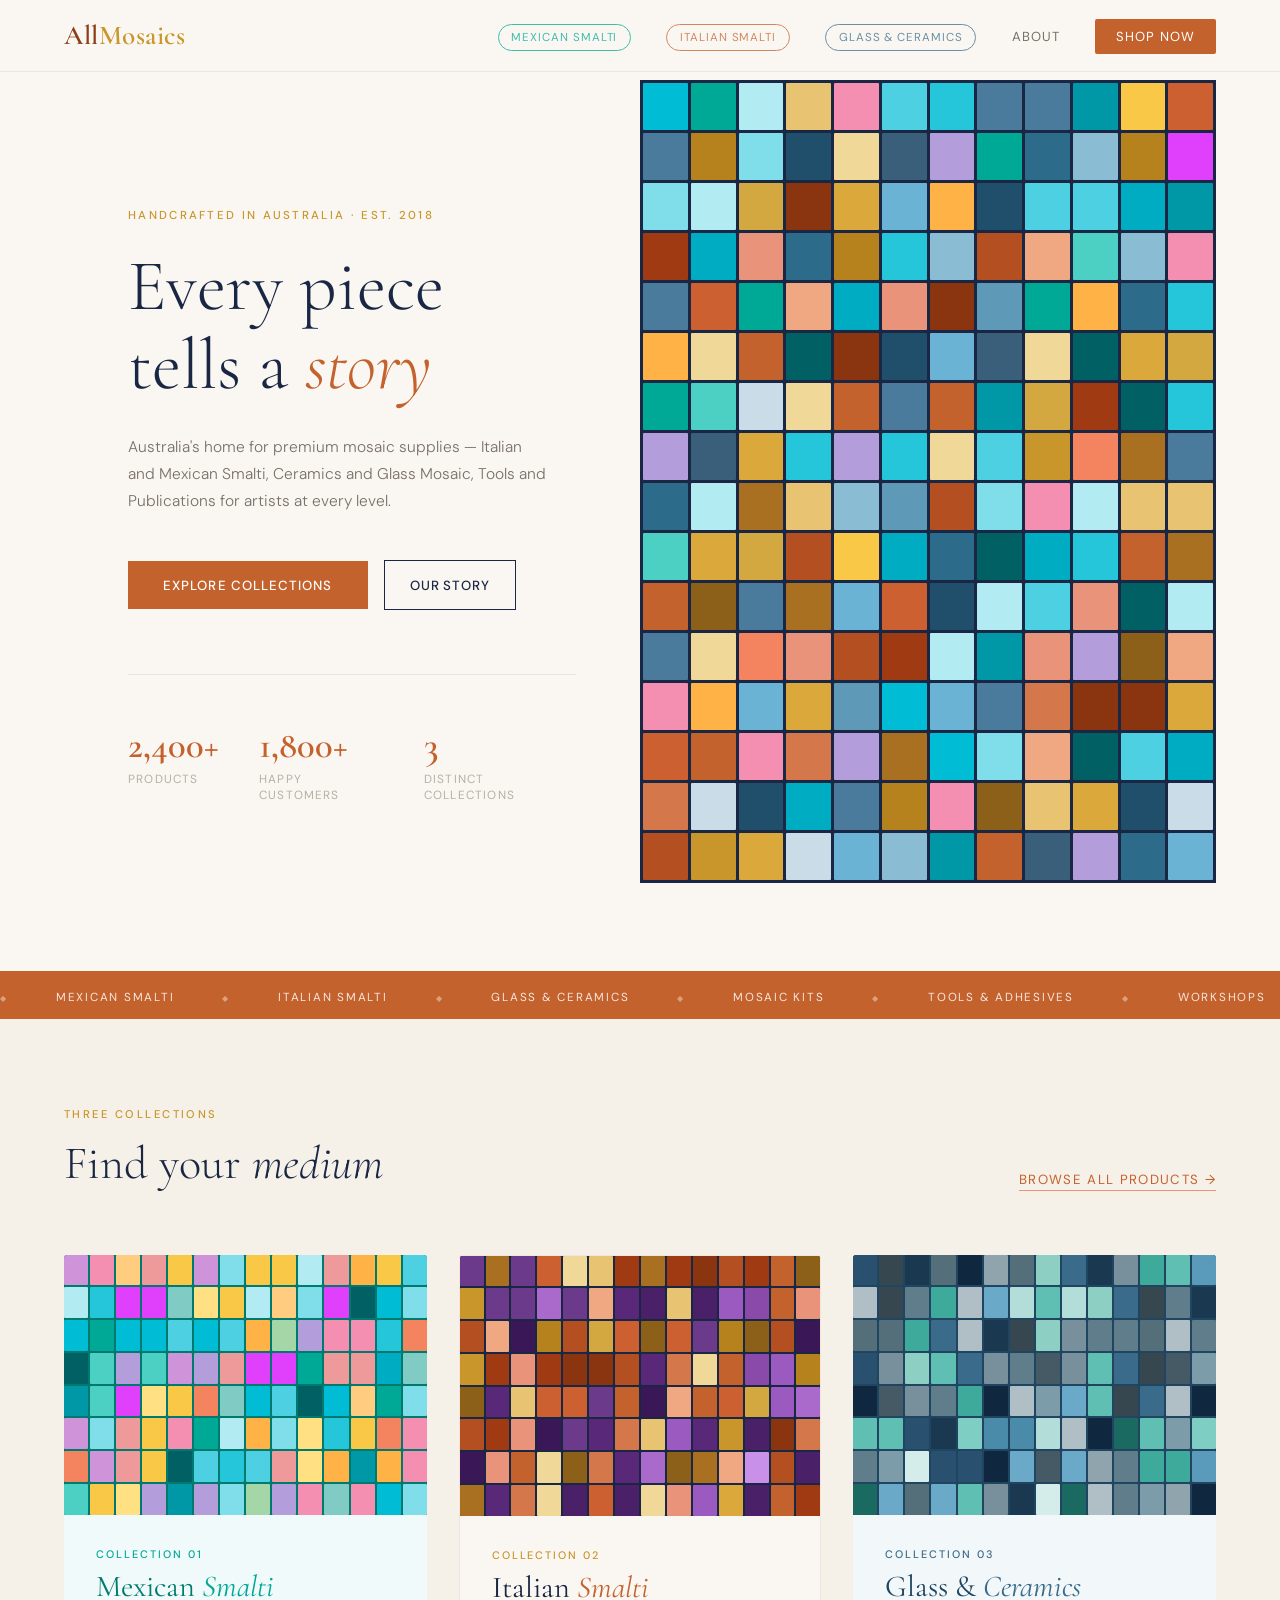
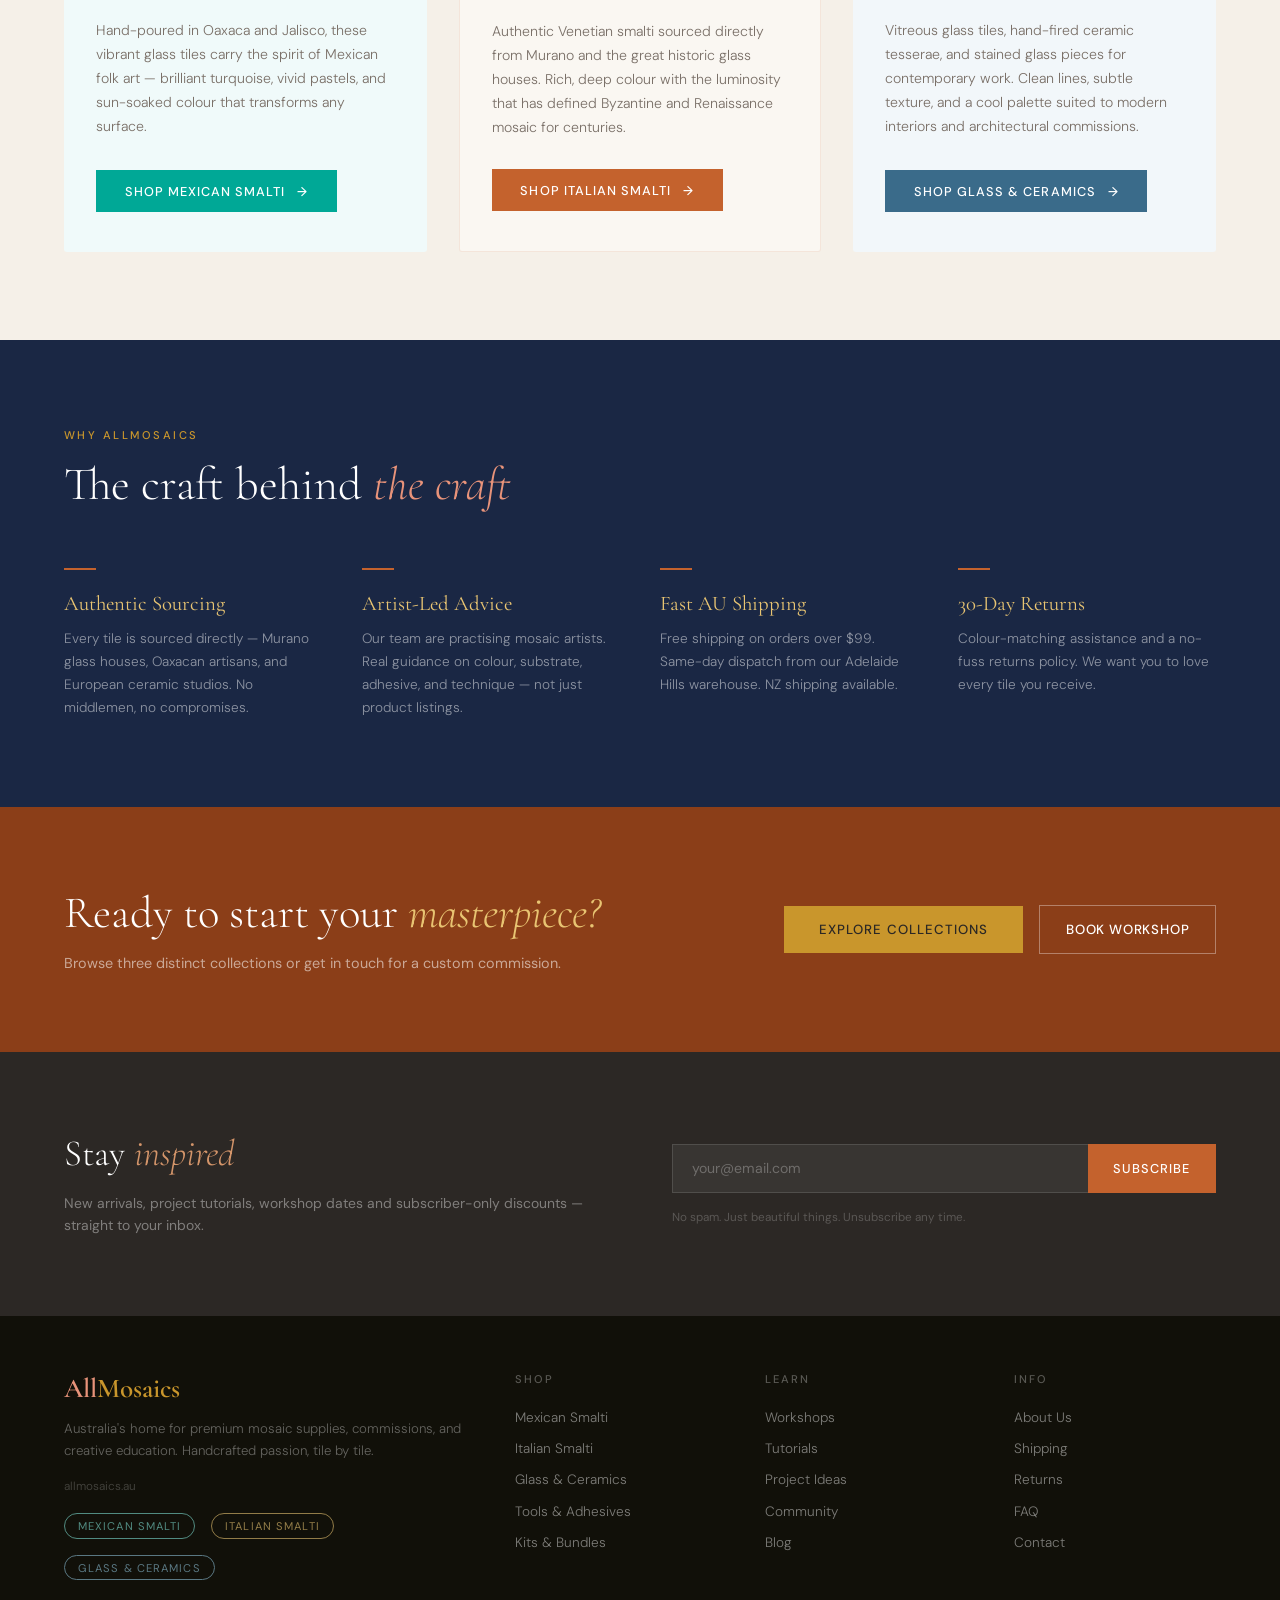
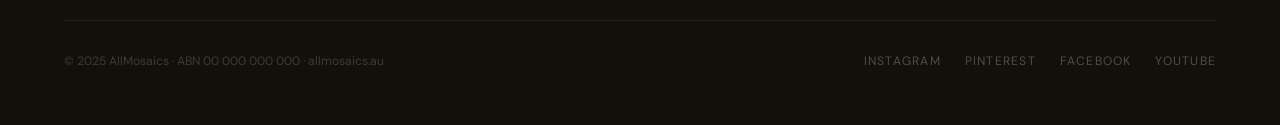
<file: index.html>
<!DOCTYPE html>
<html lang="en">
<head>
<meta charset="UTF-8">
<meta name="viewport" content="width=device-width, initial-scale=1.0">
<title>AllMosaics — Australia's Home for Mosaic Art & Supplies</title>
<link rel="stylesheet" href="components/shared.css">
<style>
  /* ============================================================
     index.html — Hub portal styles
     Edit collection card colours/copy here.
     Shared nav/footer/utilities live in components/shared.css
     ============================================================ */

  body { background: var(--warm-white); }

  /* HERO */
  .hero {
    min-height: 100vh;
    display: grid;
    grid-template-columns: 1fr 1fr;
    padding-top: 5rem;
  }

  .hero-left {
    padding: 8rem 4rem 5rem;
    display: flex; flex-direction: column; justify-content: center;
  }

  .hero-eyebrow {
    font-size: 0.72rem; letter-spacing: 0.2em; text-transform: uppercase;
    color: var(--gold); margin-bottom: 1.5rem; font-weight: 500;
  }

  .hero-title {
    font-family: 'Cormorant Garamond', serif;
    font-size: 4.5rem; font-weight: 300; line-height: 1.1;
    color: var(--navy); margin-bottom: 1.8rem;
  }
  .hero-title em { font-style: italic; color: var(--terra); }

  .hero-sub {
    font-size: 0.97rem; line-height: 1.75; color: var(--mid-gray);
    max-width: 420px; margin-bottom: 2.8rem; font-weight: 300;
  }

  .hero-actions { display: flex; gap: 1rem; align-items: center; }

  .btn-hero {
    background: var(--terra); color: white;
  }
  .btn-hero:hover { background: var(--terra-dark); }

  .btn-hero-ghost {
    color: var(--navy); border-color: var(--navy);
  }
  .btn-hero-ghost:hover { background: var(--navy); color: white; }

  .hero-stats {
    display: flex; gap: 2.5rem; margin-top: 4rem;
    padding-top: 3rem; border-top: 1px solid rgba(0,0,0,0.08);
  }
  .hero-stat-num {
    font-family: 'Cormorant Garamond', serif;
    font-size: 2.3rem; font-weight: 600; color: var(--terra);
  }
  .hero-stat-label {
    font-size: 0.74rem; letter-spacing: 0.1em; text-transform: uppercase;
    color: var(--light-gray); margin-top: 0.2rem;
  }

  .hero-right {
    background: var(--navy); overflow: hidden; position: relative;
  }
  #heroMosaic { width: 100%; height: 100%; }

  /* ============================================================
     COLLECTION CARDS — main hub feature
     Edit each .coll-card to customise per collection
     ============================================================ */
  .collections { background: var(--cream); }

  .coll-intro {
    display: flex; justify-content: space-between; align-items: flex-end;
    margin-bottom: 4rem;
  }

  .coll-grid {
    display: grid;
    grid-template-columns: repeat(3, 1fr);
    gap: 2rem;
  }

  .coll-card {
    position: relative; border-radius: 3px; overflow: hidden;
    display: flex; flex-direction: column;
    transition: transform 0.3s;
    cursor: pointer;
  }
  .coll-card:hover { transform: translateY(-4px); }

  .coll-mosaic {
    height: 260px;
    display: grid; gap: 2px;
  }

  .coll-body {
    padding: 2rem 2rem 2.5rem;
    flex: 1; display: flex; flex-direction: column;
  }

  /* Mexican Smalti card */
  .coll-card.mex { background: #F0FAFA; }
  .coll-card.mex .coll-mosaic { background: var(--mex-dark); }
  .coll-card.mex .coll-tag {
    font-size: 0.68rem; letter-spacing: 0.18em; text-transform: uppercase;
    color: var(--mex-primary); font-weight: 500; margin-bottom: 0.6rem;
  }
  .coll-card.mex .coll-name {
    font-family: 'Cormorant Garamond', serif;
    font-size: 1.9rem; font-weight: 400; line-height: 1.15;
    color: var(--mex-dark); margin-bottom: 0.9rem;
  }
  .coll-card.mex .coll-name em { font-style: italic; color: var(--mex-primary); }
  .coll-card.mex .coll-desc {
    font-size: 0.88rem; line-height: 1.7; color: var(--mid-gray);
    font-weight: 300; flex: 1; margin-bottom: 1.8rem;
  }
  .coll-card.mex .coll-btn {
    background: var(--mex-primary); color: white;
    align-self: flex-start;
  }
  .coll-card.mex .coll-btn:hover { background: var(--mex-dark); }

  /* Italian Smalti card */
  .coll-card.ital { background: var(--warm-white); border: 1px solid rgba(196,98,45,0.12); }
  .coll-card.ital .coll-mosaic { background: var(--navy); }
  .coll-card.ital .coll-tag {
    font-size: 0.68rem; letter-spacing: 0.18em; text-transform: uppercase;
    color: var(--gold); font-weight: 500; margin-bottom: 0.6rem;
  }
  .coll-card.ital .coll-name {
    font-family: 'Cormorant Garamond', serif;
    font-size: 1.9rem; font-weight: 400; line-height: 1.15;
    color: var(--navy); margin-bottom: 0.9rem;
  }
  .coll-card.ital .coll-name em { font-style: italic; color: var(--terra); }
  .coll-card.ital .coll-desc {
    font-size: 0.88rem; line-height: 1.7; color: var(--mid-gray);
    font-weight: 300; flex: 1; margin-bottom: 1.8rem;
  }
  .coll-card.ital .coll-btn {
    background: var(--terra); color: white; align-self: flex-start;
  }
  .coll-card.ital .coll-btn:hover { background: var(--terra-dark); }

  /* Glass & Ceramics card */
  .coll-card.glas { background: var(--glass-bg); }
  .coll-card.glas .coll-mosaic { background: var(--glass-dark); }
  .coll-card.glas .coll-tag {
    font-size: 0.68rem; letter-spacing: 0.18em; text-transform: uppercase;
    color: var(--glass-primary); font-weight: 500; margin-bottom: 0.6rem;
  }
  .coll-card.glas .coll-name {
    font-family: 'Cormorant Garamond', serif;
    font-size: 1.9rem; font-weight: 400; line-height: 1.15;
    color: var(--glass-dark); margin-bottom: 0.9rem;
  }
  .coll-card.glas .coll-name em { font-style: italic; color: var(--glass-primary); }
  .coll-card.glas .coll-desc {
    font-size: 0.88rem; line-height: 1.7; color: var(--mid-gray);
    font-weight: 300; flex: 1; margin-bottom: 1.8rem;
  }
  .coll-card.glas .coll-btn {
    background: var(--glass-primary); color: white; align-self: flex-start;
  }
  .coll-card.glas .coll-btn:hover { background: var(--glass-dark); }

  .coll-btn {
    padding: 0.8rem 1.8rem; border: none;
    font-family: 'DM Sans', sans-serif; font-size: 0.8rem; font-weight: 500;
    letter-spacing: 0.08em; text-transform: uppercase;
    cursor: pointer; text-decoration: none; display: inline-block;
    transition: background 0.2s;
  }

  .coll-arrow {
    margin-left: 0.5rem; transition: transform 0.2s;
  }
  .coll-card:hover .coll-arrow { transform: translateX(4px); }

  /* FEATURES */
  .features { background: var(--navy); }
  .features .section-label { color: var(--gold); }
  .features .section-title { color: white; }
  .features .section-title em { color: var(--terra-light); }

  .features-grid {
    display: grid; grid-template-columns: repeat(4, 1fr);
    gap: 2.5rem; margin-top: 3.5rem;
  }
  .feature-bar { width: 2rem; height: 2px; background: var(--terra); margin-bottom: 1.3rem; }
  .feature-title {
    font-family: 'Cormorant Garamond', serif; font-size: 1.3rem;
    font-weight: 400; color: var(--gold-light); margin-bottom: 0.7rem;
  }
  .feature-text { font-size: 0.85rem; line-height: 1.7; color: rgba(255,255,255,0.5); font-weight: 300; }

  /* CTA */
  .cta-band {
    background: var(--terra-dark); padding: 5rem 4rem;
    display: grid; grid-template-columns: 1fr auto;
    align-items: center; gap: 3rem;
  }
  .cta-title {
    font-family: 'Cormorant Garamond', serif; font-size: 2.8rem;
    font-weight: 300; color: white; line-height: 1.2;
  }
  .cta-title em { font-style: italic; color: var(--gold-light); }
  .cta-sub { font-size: 0.9rem; color: rgba(255,255,255,0.55); margin-top: 0.8rem; }
  .btn-gold { background: var(--gold); color: var(--charcoal); }
  .btn-gold:hover { background: var(--gold-light); }
  .btn-white-ghost { color: white; border-color: rgba(255,255,255,0.35); }
  .btn-white-ghost:hover { background: rgba(255,255,255,0.1); }

  /* NEWSLETTER */
  .newsletter {
    background: var(--charcoal); padding: 5rem 4rem;
    display: grid; grid-template-columns: 1fr 1fr; gap: 4rem; align-items: center;
  }
  .nl-title {
    font-family: 'Cormorant Garamond', serif; font-size: 2.3rem;
    font-weight: 300; color: white; line-height: 1.2;
  }
  .nl-title em { color: var(--clay); font-style: italic; }
  .nl-sub { font-size: 0.87rem; color: rgba(255,255,255,0.4); margin-top: 1rem; line-height: 1.6; }
  .nl-form { display: flex; flex-direction: column; gap: 1rem; }
  .nl-row { display: flex; }
  .newsletter-input {
    flex: 1; background: rgba(255,255,255,0.06);
    border: 1px solid rgba(255,255,255,0.12); border-right: none;
    padding: 0.9rem 1.2rem; font-family: 'DM Sans', sans-serif;
    font-size: 0.88rem; color: white; outline: none;
  }
  .newsletter-input::placeholder { color: rgba(255,255,255,0.28); }
  .newsletter-btn {
    background: var(--terra); color: white; border: none;
    padding: 0.9rem 1.6rem; font-family: 'DM Sans', sans-serif;
    font-size: 0.8rem; font-weight: 500; letter-spacing: 0.08em;
    text-transform: uppercase; cursor: pointer; transition: background 0.2s;
  }
  .newsletter-btn:hover { background: var(--terra-dark); }
  .nl-note { font-size: 0.73rem; color: rgba(255,255,255,0.22); }
</style>
</head>
<body>

<!-- ============================================================
     NAV — edit link URLs and labels here
     Collection pill links go to section landing pages
     ============================================================ -->
<nav>
  <a class="nav-logo" href="index.html">All<span>Mosaics</span></a>
  <ul class="nav-links">
    <li><a href="https://www.smaltiaustralia.com" class="nav-pill mex">Mexican Smalti</a></li>
    <li><a href="https://www.mosaicbazaar.com.au" class="nav-pill ital">Italian Smalti</a></li>
    <li><a href="sections/glass-ceramics.html" class="nav-pill glas">Glass & Ceramics</a></li>
    <li><a href="#about">About</a></li>
    <li><a href="#" class="nav-cta">Shop Now</a></li>
  </ul>
</nav>

<!-- ============================================================
     HERO
     ============================================================ -->
<section class="hero" id="hero">
  <div class="hero-left">
    <p class="hero-eyebrow">Handcrafted in Australia · Est. 2018</p>
    <h1 class="hero-title">
      Every piece<br>tells a <em>story</em>
    </h1>
    <p class="hero-sub">
      Australia's home for premium mosaic supplies — Italian and Mexican Smalti, Ceramics and Glass Mosaic, Tools and Publications for artists at every level.
    </p>
    <div class="hero-actions">
      <a href="#collections" class="btn-primary btn-hero">Explore Collections</a>
      <a href="#about" class="btn-ghost btn-hero-ghost">Our Story</a>
    </div>
    <div class="hero-stats">
      <div>
        <div class="hero-stat-num">2,400+</div>
        <div class="hero-stat-label">Products</div>
      </div>
      <div>
        <div class="hero-stat-num">1,800+</div>
        <div class="hero-stat-label">Happy Customers</div>
      </div>
      <div>
        <div class="hero-stat-num">3</div>
        <div class="hero-stat-label">Distinct Collections</div>
      </div>
    </div>
  </div>
  <div class="hero-right">
    <div id="heroMosaic"></div>
  </div>
</section>

<!-- MARQUEE -->
<div class="marquee-strip" style="background:var(--terra);">
  <div class="marquee-inner" id="marqueeInner"></div>
</div>

<!-- ============================================================
     COLLECTION CARDS
     To update Shopify URLs: replace href="#SHOPIFY-MEXICAN-URL" etc.
     ============================================================ -->
<section class="collections" id="collections">
  <div class="coll-intro">
    <div>
      <p class="section-label" style="color:var(--gold);">Three Collections</p>
      <h2 class="section-title" style="color:var(--navy);">Find your <em>medium</em></h2>
    </div>
    <a href="#" style="font-size:0.83rem;letter-spacing:0.1em;text-transform:uppercase;color:var(--terra);text-decoration:none;border-bottom:1.5px solid var(--terra-light);padding-bottom:2px;">Browse all products →</a>
  </div>

  <div class="coll-grid">

    <!-- ── MEXICAN SMALTI ── Edit copy, palette in shared.css under --mex-* -->
    <div class="coll-card mex reveal">
      <div class="coll-mosaic" id="mexMosaic"></div>
      <div class="coll-body">
        <p class="coll-tag">Collection 01</p>
        <h3 class="coll-name">Mexican <em>Smalti</em></h3>
        <p class="coll-desc">
          Hand-poured in Oaxaca and Jalisco, these vibrant glass tiles carry the spirit of Mexican folk art — brilliant turquoise, vivid pastels, and sun-soaked colour that transforms any surface.
        </p>
        <!-- TODO: Replace href with Shopify collection URL -->
        <a href="https://smaltiaustralia.com/collections/smalti" class="coll-btn">
          Shop Mexican Smalti <span class="coll-arrow">→</span>
        </a>
      </div>
    </div>

    <!-- ── ITALIAN SMALTI ── Edit copy, palette in shared.css under --terra-* -->
    <div class="coll-card ital reveal">
      <div class="coll-mosaic" id="italMosaic"></div>
      <div class="coll-body">
        <p class="coll-tag">Collection 02</p>
        <h3 class="coll-name">Italian <em>Smalti</em></h3>
        <p class="coll-desc">
          Authentic Venetian smalti sourced directly from Murano and the great historic glass houses. Rich, deep colour with the luminosity that has defined Byzantine and Renaissance mosaic for centuries.
        </p>
        <!-- TODO: Replace href with Shopify collection URL -->
        <a href="https://www.mosaicbazaar.com.au" class="coll-btn">
          Shop Italian Smalti <span class="coll-arrow">→</span>
        </a>
      </div>
    </div>

    <!-- ── GLASS & CERAMICS ── Edit copy, palette in shared.css under --glass-* -->
    <div class="coll-card glas reveal">
      <div class="coll-mosaic" id="glasMosaic"></div>
      <div class="coll-body">
        <p class="coll-tag">Collection 03</p>
        <h3 class="coll-name">Glass & <em>Ceramics</em></h3>
        <p class="coll-desc">
          Vitreous glass tiles, hand-fired ceramic tesserae, and stained glass pieces for contemporary work. Clean lines, subtle texture, and a cool palette suited to modern interiors and architectural commissions.
        </p>
        <!-- TODO: Replace href with Shopify collection URL -->
        <a href="#SHOPIFY-GLASS-URL" class="coll-btn">
          Shop Glass & Ceramics <span class="coll-arrow">→</span>
        </a>
      </div>
    </div>

  </div>
</section>

<!-- ============================================================
     FEATURES — edit text here
     ============================================================ -->
<section class="features" id="about">
  <p class="section-label">Why AllMosaics</p>
  <h2 class="section-title">The craft behind <em>the craft</em></h2>
  <div class="features-grid">
    <div class="reveal">
      <div class="feature-bar"></div>
      <h3 class="feature-title">Authentic Sourcing</h3>
      <p class="feature-text">Every tile is sourced directly — Murano glass houses, Oaxacan artisans, and European ceramic studios. No middlemen, no compromises.</p>
    </div>
    <div class="reveal">
      <div class="feature-bar"></div>
      <h3 class="feature-title">Artist-Led Advice</h3>
      <p class="feature-text">Our team are practising mosaic artists. Real guidance on colour, substrate, adhesive, and technique — not just product listings.</p>
    </div>
    <div class="reveal">
      <div class="feature-bar"></div>
      <h3 class="feature-title">Fast AU Shipping</h3>
      <p class="feature-text">Free shipping on orders over $99. Same-day dispatch from our Adelaide Hills warehouse. NZ shipping available.</p>
    </div>
    <div class="reveal">
      <div class="feature-bar"></div>
      <h3 class="feature-title">30-Day Returns</h3>
      <p class="feature-text">Colour-matching assistance and a no-fuss returns policy. We want you to love every tile you receive.</p>
    </div>
  </div>
</section>

<!-- CTA BAND -->
<div class="cta-band">
  <div>
    <h2 class="cta-title">Ready to start your <em>masterpiece?</em></h2>
    <p class="cta-sub">Browse three distinct collections or get in touch for a custom commission.</p>
  </div>
  <div style="display:flex;gap:1rem;flex-wrap:wrap;align-items:center;">
    <a href="#collections" class="btn-primary btn-gold">Explore Collections</a>
    <a href="#" class="btn-ghost btn-white-ghost">Book Workshop</a>
  </div>
</div>

<!-- NEWSLETTER -->
<section class="newsletter">
  <div>
    <h2 class="nl-title">Stay <em>inspired</em></h2>
    <p class="nl-sub">New arrivals, project tutorials, workshop dates and subscriber-only discounts — straight to your inbox.</p>
  </div>
  <div class="nl-form">
    <div class="nl-row">
      <input type="email" class="newsletter-input" placeholder="your@email.com">
      <button class="newsletter-btn">Subscribe</button>
    </div>
    <p class="nl-note">No spam. Just beautiful things. Unsubscribe any time.</p>
  </div>
</section>

<!-- ============================================================
     FOOTER — edit links and social URLs here
     ============================================================ -->
<footer>
  <div class="footer-grid">
    <div>
      <div class="footer-brand">All<span>Mosaics</span></div>
      <p class="footer-tagline">Australia's home for premium mosaic supplies, commissions, and creative education. Handcrafted passion, tile by tile.</p>
      <p class="footer-url">allmosaics.au</p>
      <div class="footer-collections">
        <a href="sections/mexican-smalti.html" class="footer-coll-badge mex">Mexican Smalti</a>
        <a href="sections/italian-smalti.html" class="footer-coll-badge ital">Italian Smalti</a>
        <a href="sections/glass-ceramics.html" class="footer-coll-badge glas">Glass & Ceramics</a>
      </div>
    </div>
    <div>
      <p class="footer-col-title">Shop</p>
      <ul class="footer-links">
        <li><a href="sections/mexican-smalti.html">Mexican Smalti</a></li>
        <li><a href="sections/italian-smalti.html">Italian Smalti</a></li>
        <li><a href="sections/glass-ceramics.html">Glass & Ceramics</a></li>
        <li><a href="#">Tools & Adhesives</a></li>
        <li><a href="#">Kits & Bundles</a></li>
      </ul>
    </div>
    <div>
      <p class="footer-col-title">Learn</p>
      <ul class="footer-links">
        <li><a href="#">Workshops</a></li>
        <li><a href="#">Tutorials</a></li>
        <li><a href="#">Project Ideas</a></li>
        <li><a href="#">Community</a></li>
        <li><a href="#">Blog</a></li>
      </ul>
    </div>
    <div>
      <p class="footer-col-title">Info</p>
      <ul class="footer-links">
        <li><a href="#">About Us</a></li>
        <li><a href="#">Shipping</a></li>
        <li><a href="#">Returns</a></li>
        <li><a href="#">FAQ</a></li>
        <li><a href="#">Contact</a></li>
      </ul>
    </div>
  </div>
  <div class="footer-bottom">
    <p class="footer-copy">© 2025 AllMosaics · ABN 00 000 000 000 · allmosaics.au</p>
    <div class="footer-socials">
      <a href="#">Instagram</a>
      <a href="#">Pinterest</a>
      <a href="#">Facebook</a>
      <a href="#">YouTube</a>
    </div>
  </div>
</footer>

<script src="components/shared.js"></script>
<script>
  // ---- Hero mosaic (mixed all-collection palette) ----
  AM.buildMosaic('heroMosaic',
    ['mediterranean','terracotta','goldDust','mexicanBright','turquoise'],
    12, 16, { gap: '3px', padding: '3px', pattern: 'radial' }
  );

  // ---- Collection card mosaics ----
  AM.buildMosaic('mexMosaic',  ['mexicanBright','mexicanPastel','turquoise'], 14, 8, { gap: '2px' });
  AM.buildMosaic('italMosaic', ['terracotta','goldDust','byzantium'],         14, 8, { gap: '2px' });
  AM.buildMosaic('glasMosaic', ['glassBlue','glassSlate','glassCeramic'],     14, 8, { gap: '2px' });

  // ---- Marquee ----
  AM.buildMarquee('marqueeInner', [
    'Mexican Smalti', 'Italian Smalti', 'Glass & Ceramics',
    'Mosaic Kits', 'Tools & Adhesives', 'Workshops',
    'Ship Nationwide', 'Adelaide Hills · Australia',
    'Custom Commissions', 'Free Shipping Over $99',
  ]);

  // ---- Scroll reveal & newsletter ----
  AM.initScrollReveal();
  AM.initNewsletterForm();
</script>
</body>
</html>
</file>
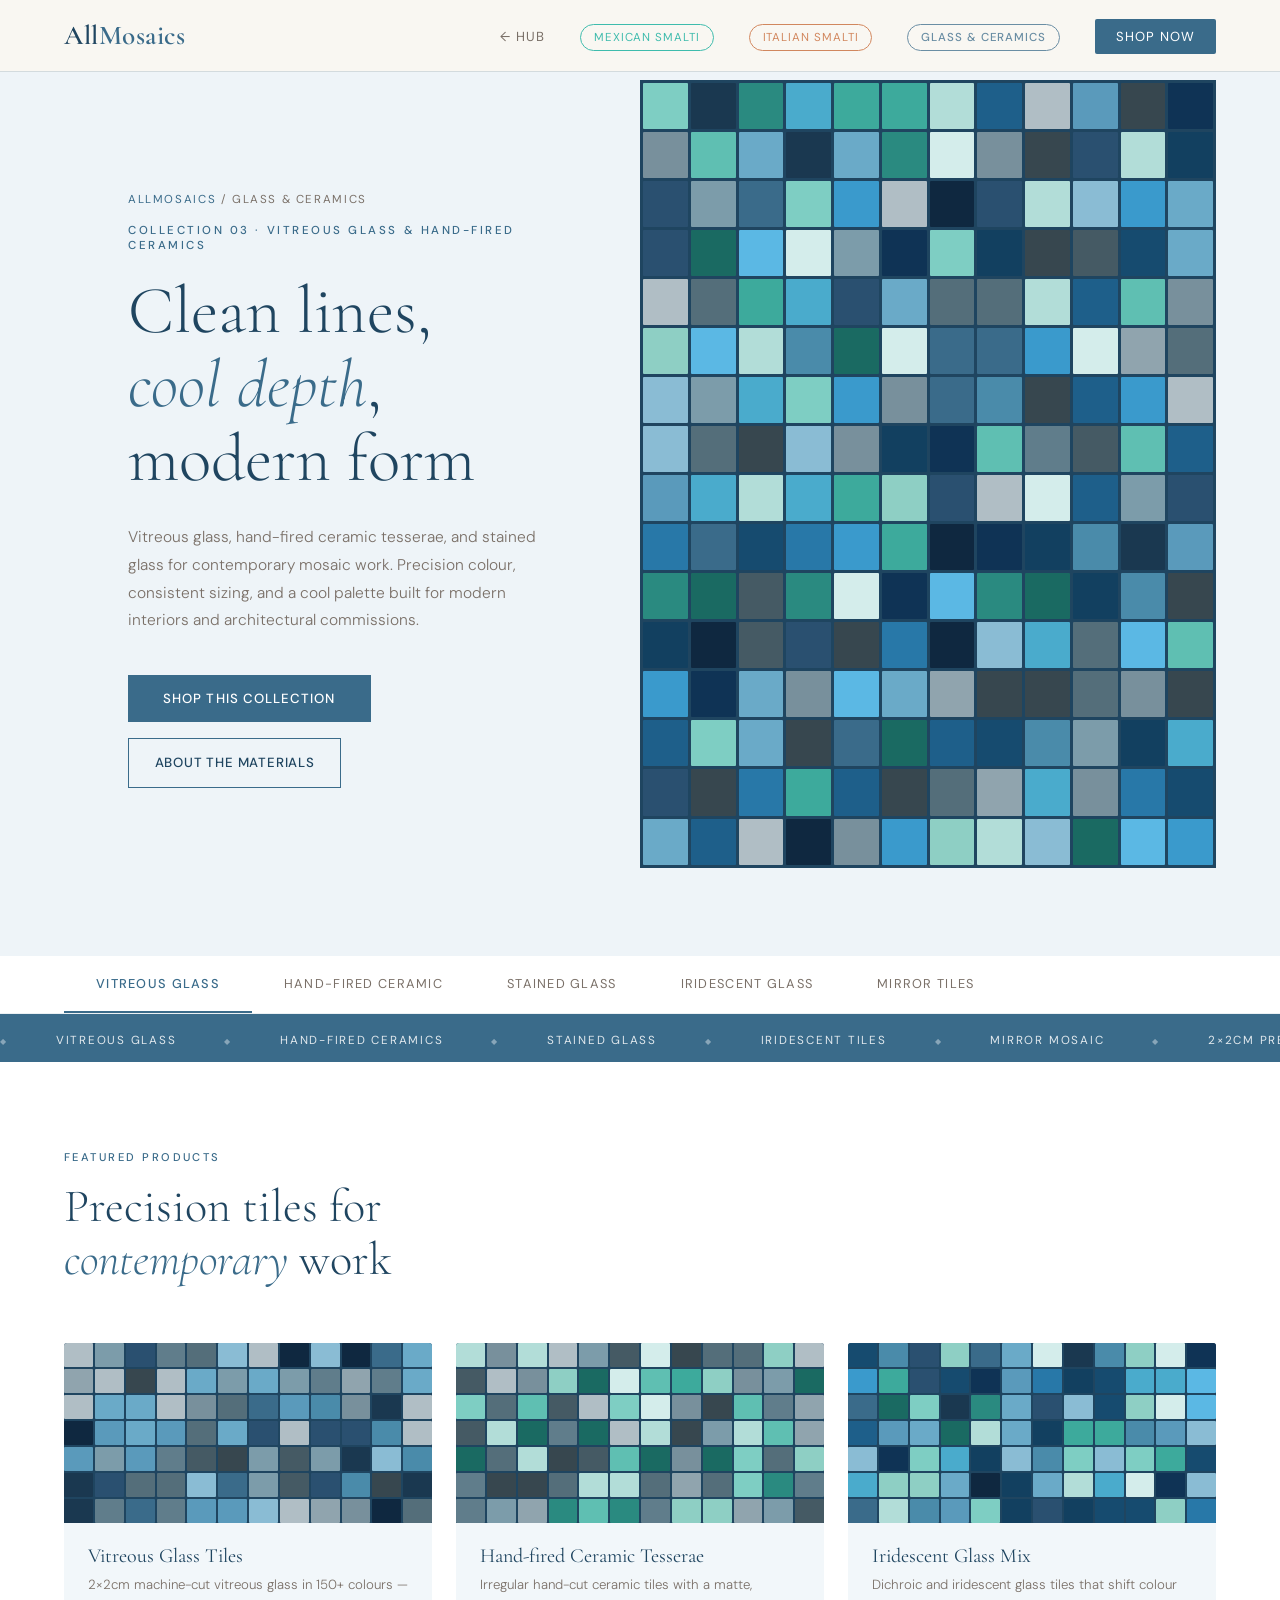
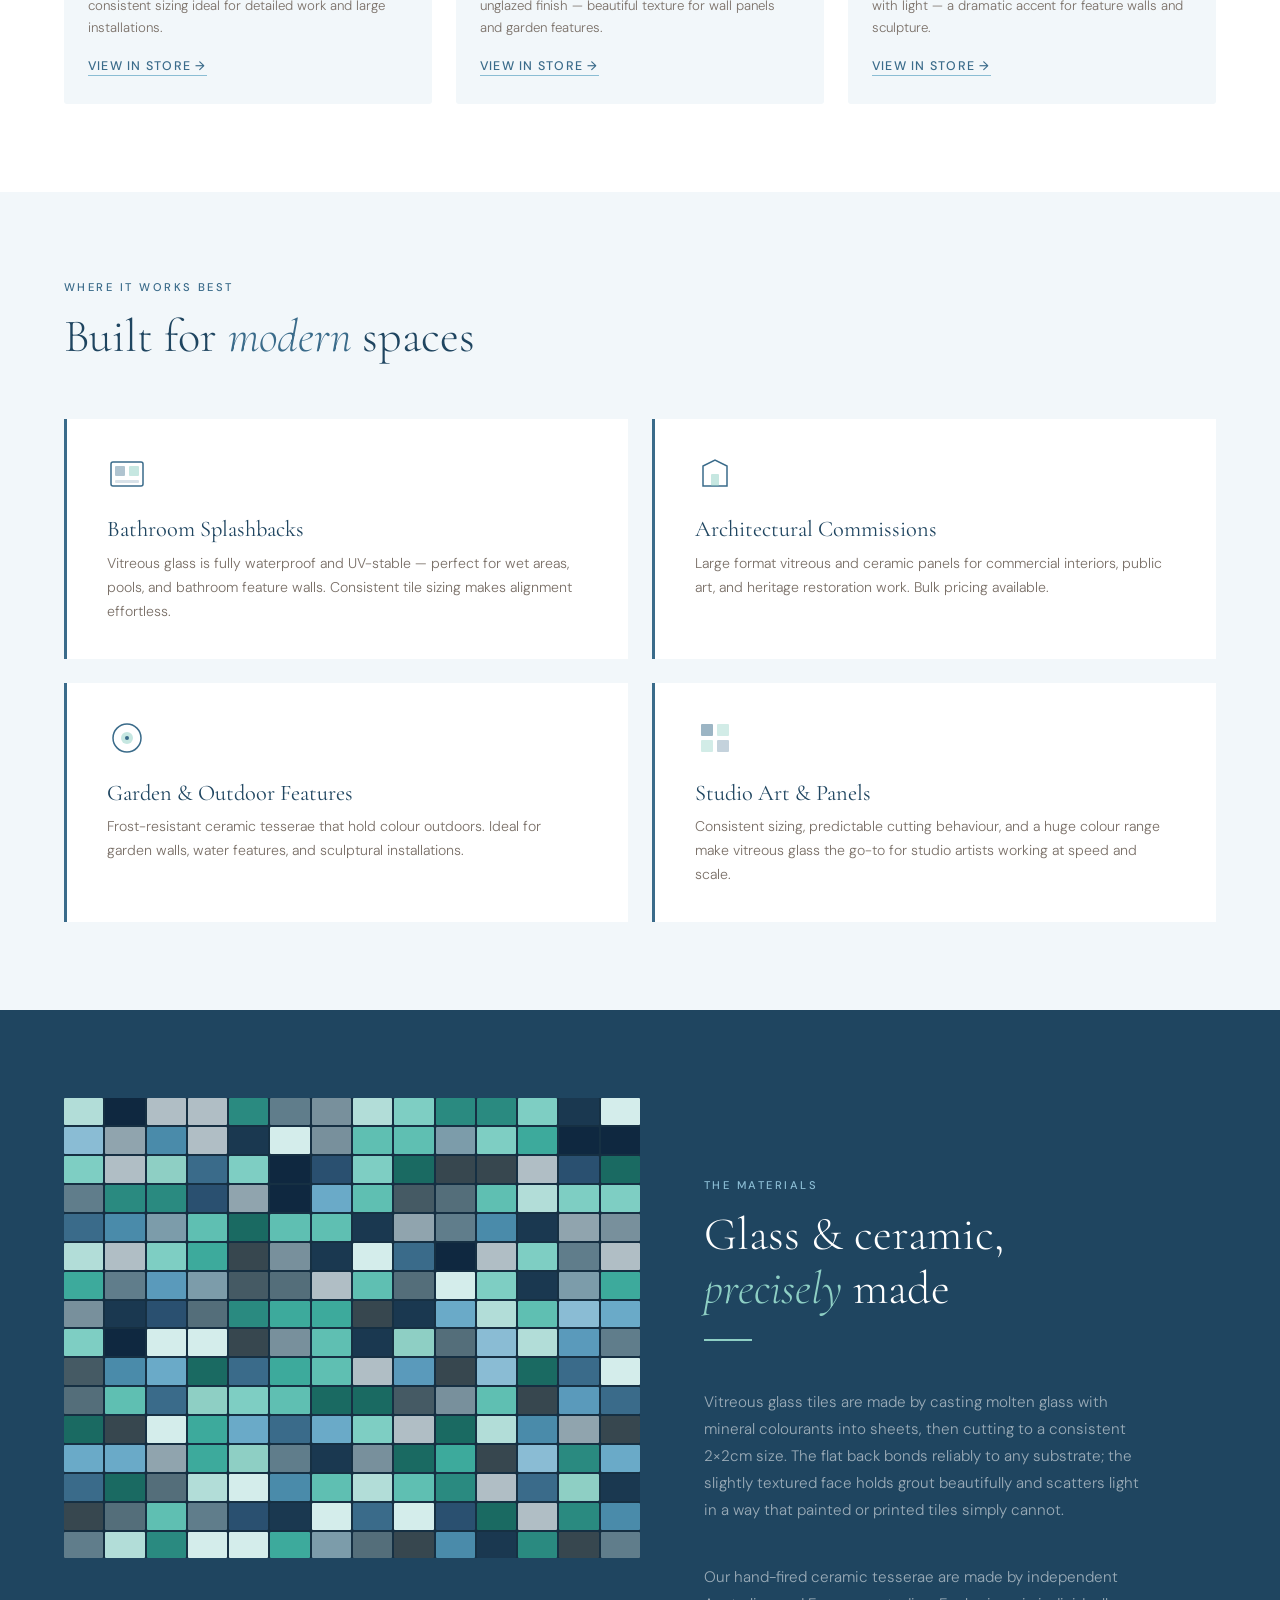
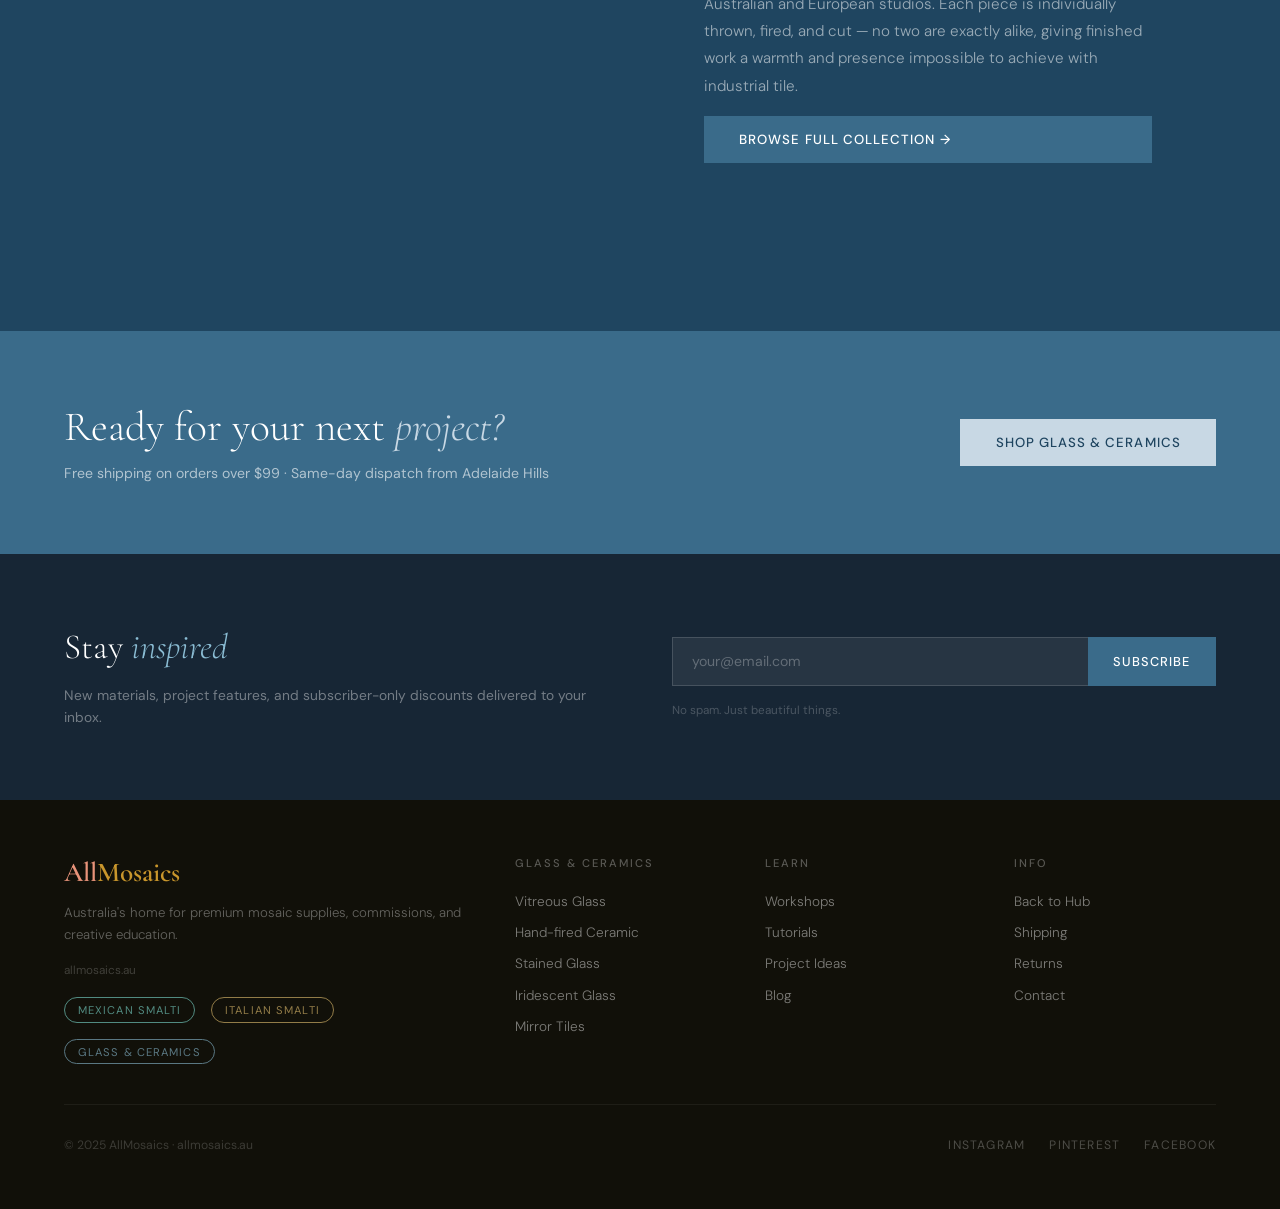
<file: sections/glass-ceramics.html>
<!DOCTYPE html>
<html lang="en">
<head>
<meta charset="UTF-8">
<meta name="viewport" content="width=device-width, initial-scale=1.0">
<title>Glass & Ceramics — AllMosaics</title>
<link rel="stylesheet" href="../components/shared.css">
<style>
  /* ============================================================
     glass-ceramics.html — Section styles
     Palette: slate blue, cool grey, soft teal — clean, modern
     Shared nav/footer/utilities: ../components/shared.css
     ============================================================ */

  body { background: var(--glass-bg); }

  nav { border-bottom-color: rgba(58,107,138,0.2); }
  .nav-logo { color: var(--glass-dark); }
  .nav-links a:hover { color: var(--glass-primary); }
  .nav-cta { background: var(--glass-primary) !important; }
  .nav-cta:hover { background: var(--glass-dark) !important; }

  /* HERO */
  .hero {
    min-height: 88vh;
    display: grid; grid-template-columns: 1fr 1fr;
    padding-top: 5rem;
    background: #EEF4F8;
  }

  .hero-left { padding: 7rem 4rem 5rem; display: flex; flex-direction: column; justify-content: center; }

  .hero-breadcrumb { font-size: 0.72rem; letter-spacing: 0.14em; text-transform: uppercase; color: var(--mid-gray); margin-bottom: 1rem; }
  .hero-breadcrumb a { color: var(--glass-primary); text-decoration: none; }

  .hero-eyebrow { font-size: 0.72rem; letter-spacing: 0.22em; text-transform: uppercase; color: var(--glass-primary); margin-bottom: 1.3rem; font-weight: 500; }

  .hero-title { font-family: 'Cormorant Garamond', serif; font-size: 4.2rem; font-weight: 300; line-height: 1.1; color: var(--glass-dark); margin-bottom: 1.8rem; }
  .hero-title em { font-style: italic; color: var(--glass-primary); }

  .hero-sub { font-size: 0.97rem; line-height: 1.78; color: var(--mid-gray); max-width: 420px; margin-bottom: 2.5rem; font-weight: 300; }

  .hero-actions { display: flex; gap: 1rem; align-items: center; flex-wrap: wrap; }
  .btn-glas { background: var(--glass-primary); color: white; }
  .btn-glas:hover { background: var(--glass-dark); }
  .btn-glas-ghost { color: var(--glass-dark); border-color: var(--glass-primary); }
  .btn-glas-ghost:hover { background: var(--glass-primary); color: white; }

  .hero-right { background: var(--glass-dark); overflow: hidden; }
  #heroMosaic { width: 100%; height: 100%; }

  /* MARQUEE */
  .marquee-strip { background: var(--glass-primary); }

  /* TILE TYPE TABS */
  .tile-types { background: white; border-bottom: 1px solid rgba(58,107,138,0.1); }
  .tile-types-inner { display: flex; gap: 0; padding: 0 4rem; }
  .tile-tab {
    padding: 1.2rem 2rem; font-size: 0.8rem; letter-spacing: 0.1em; text-transform: uppercase;
    color: var(--mid-gray); cursor: pointer; border-bottom: 2px solid transparent;
    transition: all 0.2s; font-weight: 400; text-decoration: none; display: block;
  }
  .tile-tab:hover { color: var(--glass-primary); }
  .tile-tab.active { color: var(--glass-primary); border-bottom-color: var(--glass-primary); font-weight: 500; }

  /* PRODUCTS */
  .products { background: white; }
  .products .section-label { color: var(--glass-primary); }
  .products .section-title { color: var(--glass-dark); }
  .products .section-title em { color: var(--glass-primary); }

  .product-grid { display: grid; grid-template-columns: repeat(3, 1fr); gap: 1.5rem; margin-top: 3.5rem; }

  .product-card { background: var(--glass-bg); border-radius: 3px; overflow: hidden; transition: transform 0.25s; cursor: pointer; }
  .product-card:hover { transform: translateY(-3px); }
  .product-thumb { height: 180px; display: grid; gap: 2px; background: var(--glass-dark); }
  .product-info { padding: 1.3rem 1.5rem 1.8rem; }
  .product-name { font-family: 'Cormorant Garamond', serif; font-size: 1.25rem; font-weight: 400; color: var(--glass-dark); margin-bottom: 0.4rem; }
  .product-desc { font-size: 0.83rem; color: var(--mid-gray); line-height: 1.6; font-weight: 300; margin-bottom: 1rem; }
  .product-link { font-size: 0.78rem; letter-spacing: 0.1em; text-transform: uppercase; color: var(--glass-primary); text-decoration: none; font-weight: 500; border-bottom: 1px solid var(--glass-light); padding-bottom: 1px; }

  /* APPLICATIONS — where glass & ceramics shine */
  .applications { background: var(--glass-bg); }
  .applications .section-label { color: var(--glass-primary); }
  .applications .section-title { color: var(--glass-dark); }
  .applications .section-title em { color: var(--glass-primary); }

  .app-grid { display: grid; grid-template-columns: repeat(2, 1fr); gap: 1.5rem; margin-top: 3.5rem; }

  .app-card {
    background: white; padding: 2.2rem 2.5rem;
    border-left: 3px solid var(--glass-primary);
    transition: border-color 0.2s;
  }
  .app-card:hover { border-left-color: var(--glass-accent); }
  .app-icon { width: 40px; height: 40px; margin-bottom: 1rem; }
  .app-title { font-family: 'Cormorant Garamond', serif; font-size: 1.4rem; font-weight: 400; color: var(--glass-dark); margin-bottom: 0.6rem; }
  .app-text { font-size: 0.88rem; line-height: 1.7; color: var(--mid-gray); font-weight: 300; }

  /* ABOUT */
  .about-section { background: var(--glass-dark); display: grid; grid-template-columns: 1fr 1fr; gap: 0; }
  .about-mosaic { height: 460px; display: grid; gap: 2px; background: rgba(0,0,0,0.3); }
  .about-content { padding: 5rem 4rem; display: flex; flex-direction: column; justify-content: center; }
  .about-content .section-label { color: var(--glass-light); }
  .about-content .section-title { color: white; }
  .about-content .section-title em { color: var(--glass-accent); }
  .about-body { font-size: 0.95rem; line-height: 1.78; color: rgba(255,255,255,0.55); font-weight: 300; margin-top: 1.5rem; margin-bottom: 1rem; }
  .glass-rule { width: 3rem; height: 2px; background: var(--glass-accent); margin: 1.5rem 0; }

  /* CTA */
  .cta-band { background: var(--glass-primary); padding: 4.5rem 4rem; display: grid; grid-template-columns: 1fr auto; align-items: center; gap: 3rem; }
  .cta-title { font-family: 'Cormorant Garamond', serif; font-size: 2.6rem; font-weight: 300; color: white; line-height: 1.2; }
  .cta-title em { font-style: italic; color: var(--glass-warm); }
  .cta-sub { font-size: 0.88rem; color: rgba(255,255,255,0.6); margin-top: 0.7rem; }
  .btn-glass-warm { background: var(--glass-warm); color: var(--glass-dark); }
  .btn-glass-warm:hover { background: white; }

  /* NEWSLETTER */
  .newsletter { background: #172635; padding: 4.5rem 4rem; display: grid; grid-template-columns: 1fr 1fr; gap: 4rem; align-items: center; }
  .nl-title { font-family: 'Cormorant Garamond', serif; font-size: 2.2rem; font-weight: 300; color: white; line-height: 1.2; }
  .nl-title em { color: var(--glass-light); font-style: italic; }
  .nl-sub { font-size: 0.86rem; color: rgba(255,255,255,0.4); margin-top: 1rem; line-height: 1.6; }
  .nl-form { display: flex; flex-direction: column; gap: 1rem; }
  .nl-row { display: flex; }
  .newsletter-input { flex: 1; background: rgba(255,255,255,0.07); border: 1px solid rgba(255,255,255,0.14); border-right: none; padding: 0.9rem 1.2rem; font-family: 'DM Sans', sans-serif; font-size: 0.88rem; color: white; outline: none; }
  .newsletter-input::placeholder { color: rgba(255,255,255,0.28); }
  .newsletter-btn { background: var(--glass-primary); color: white; border: none; padding: 0.9rem 1.6rem; font-family: 'DM Sans', sans-serif; font-size: 0.8rem; font-weight: 500; letter-spacing: 0.08em; text-transform: uppercase; cursor: pointer; transition: background 0.2s; }
  .newsletter-btn:hover { background: var(--glass-dark); }
  .nl-note { font-size: 0.73rem; color: rgba(255,255,255,0.22); }
</style>
</head>
<body>

<!-- NAV -->
<nav>
  <a class="nav-logo" href="../index.html">All<span style="color:var(--glass-primary)">Mosaics</span></a>
  <ul class="nav-links">
    <li><a href="../index.html">← Hub</a></li>
    <li><a href="mexican-smalti.html" class="nav-pill mex">Mexican Smalti</a></li>
    <li><a href="italian-smalti.html" class="nav-pill ital">Italian Smalti</a></li>
    <li><a href="glass-ceramics.html" class="nav-pill glas active">Glass & Ceramics</a></li>
    <!-- TODO: Replace with Shopify collection URL -->
    <li><a href="#SHOPIFY-GLASS-URL" class="nav-cta">Shop Now</a></li>
  </ul>
</nav>

<!-- HERO -->
<section class="hero">
  <div class="hero-left">
    <p class="hero-breadcrumb"><a href="../index.html">AllMosaics</a> / Glass & Ceramics</p>
    <p class="hero-eyebrow">Collection 03 · Vitreous Glass & Hand-fired Ceramics</p>
    <h1 class="hero-title">
      Clean lines,<br><em>cool depth</em>,<br>modern form
    </h1>
    <p class="hero-sub">
      Vitreous glass, hand-fired ceramic tesserae, and stained glass for contemporary mosaic work. Precision colour, consistent sizing, and a cool palette built for modern interiors and architectural commissions.
    </p>
    <div class="hero-actions">
      <a href="#SHOPIFY-GLASS-URL" class="btn-primary btn-glas">Shop This Collection</a>
      <a href="#about" class="btn-ghost btn-glas-ghost">About the Materials</a>
    </div>
  </div>
  <div class="hero-right">
    <div id="heroMosaic"></div>
  </div>
</section>

<!-- TILE TYPE TABS -->
<div class="tile-types">
  <div class="tile-types-inner">
    <a href="#SHOPIFY-GLASS-URL" class="tile-tab active">Vitreous Glass</a>
    <a href="#SHOPIFY-GLASS-URL" class="tile-tab">Hand-fired Ceramic</a>
    <a href="#SHOPIFY-GLASS-URL" class="tile-tab">Stained Glass</a>
    <a href="#SHOPIFY-GLASS-URL" class="tile-tab">Iridescent Glass</a>
    <a href="#SHOPIFY-GLASS-URL" class="tile-tab">Mirror Tiles</a>
  </div>
</div>

<!-- MARQUEE -->
<div class="marquee-strip">
  <div class="marquee-inner" id="marqueeInner"></div>
</div>

<!-- PRODUCTS -->
<section class="products" id="products">
  <p class="section-label">Featured Products</p>
  <h2 class="section-title">Precision tiles for <em>contemporary</em> work</h2>
  <div class="product-grid">
    <div class="product-card reveal">
      <div class="product-thumb" id="prod1"></div>
      <div class="product-info">
        <h3 class="product-name">Vitreous Glass Tiles</h3>
        <p class="product-desc">2×2cm machine-cut vitreous glass in 150+ colours — consistent sizing ideal for detailed work and large installations.</p>
        <a href="#SHOPIFY-GLASS-URL" class="product-link">View in store →</a>
      </div>
    </div>
    <div class="product-card reveal">
      <div class="product-thumb" id="prod2"></div>
      <div class="product-info">
        <h3 class="product-name">Hand-fired Ceramic Tesserae</h3>
        <p class="product-desc">Irregular hand-cut ceramic tiles with a matte, unglazed finish — beautiful texture for wall panels and garden features.</p>
        <a href="#SHOPIFY-GLASS-URL" class="product-link">View in store →</a>
      </div>
    </div>
    <div class="product-card reveal">
      <div class="product-thumb" id="prod3"></div>
      <div class="product-info">
        <h3 class="product-name">Iridescent Glass Mix</h3>
        <p class="product-desc">Dichroic and iridescent glass tiles that shift colour with light — a dramatic accent for feature walls and sculpture.</p>
        <a href="#SHOPIFY-GLASS-URL" class="product-link">View in store →</a>
      </div>
    </div>
  </div>
</section>

<!-- APPLICATIONS -->
<section class="applications" id="applications">
  <p class="section-label">Where it works best</p>
  <h2 class="section-title">Built for <em>modern</em> spaces</h2>
  <div class="app-grid">
    <div class="app-card reveal">
      <svg class="app-icon" viewBox="0 0 40 40" fill="none">
        <rect x="4" y="8" width="32" height="24" rx="2" stroke="var(--glass-primary)" stroke-width="1.5" fill="none"/>
        <rect x="8" y="12" width="10" height="10" rx="1" fill="var(--glass-primary)" opacity="0.4"/>
        <rect x="22" y="12" width="10" height="10" rx="1" fill="var(--glass-accent)" opacity="0.5"/>
        <rect x="8" y="26" width="24" height="3" rx="1" fill="var(--glass-primary)" opacity="0.2"/>
      </svg>
      <h3 class="app-title">Bathroom Splashbacks</h3>
      <p class="app-text">Vitreous glass is fully waterproof and UV-stable — perfect for wet areas, pools, and bathroom feature walls. Consistent tile sizing makes alignment effortless.</p>
    </div>
    <div class="app-card reveal">
      <svg class="app-icon" viewBox="0 0 40 40" fill="none">
        <path d="M8 32 L8 12 L20 6 L32 12 L32 32 Z" stroke="var(--glass-primary)" stroke-width="1.5" fill="none"/>
        <rect x="16" y="20" width="8" height="12" rx="1" fill="var(--glass-accent)" opacity="0.5"/>
      </svg>
      <h3 class="app-title">Architectural Commissions</h3>
      <p class="app-text">Large format vitreous and ceramic panels for commercial interiors, public art, and heritage restoration work. Bulk pricing available.</p>
    </div>
    <div class="app-card reveal">
      <svg class="app-icon" viewBox="0 0 40 40" fill="none">
        <circle cx="20" cy="20" r="14" stroke="var(--glass-primary)" stroke-width="1.5" fill="none"/>
        <circle cx="20" cy="20" r="6" fill="var(--glass-accent)" opacity="0.5"/>
        <circle cx="20" cy="20" r="2" fill="var(--glass-primary)"/>
      </svg>
      <h3 class="app-title">Garden & Outdoor Features</h3>
      <p class="app-text">Frost-resistant ceramic tesserae that hold colour outdoors. Ideal for garden walls, water features, and sculptural installations.</p>
    </div>
    <div class="app-card reveal">
      <svg class="app-icon" viewBox="0 0 40 40" fill="none">
        <rect x="6" y="6" width="12" height="12" rx="1" fill="var(--glass-primary)" opacity="0.5"/>
        <rect x="22" y="6" width="12" height="12" rx="1" fill="var(--glass-accent)" opacity="0.4"/>
        <rect x="6" y="22" width="12" height="12" rx="1" fill="var(--glass-accent)" opacity="0.4"/>
        <rect x="22" y="22" width="12" height="12" rx="1" fill="var(--glass-primary)" opacity="0.3"/>
      </svg>
      <h3 class="app-title">Studio Art & Panels</h3>
      <p class="app-text">Consistent sizing, predictable cutting behaviour, and a huge colour range make vitreous glass the go-to for studio artists working at speed and scale.</p>
    </div>
  </div>
</section>

<!-- ABOUT -->
<section class="about-section" id="about">
  <div class="about-mosaic" id="aboutMosaic"></div>
  <div class="about-content">
    <p class="section-label">The Materials</p>
    <h2 class="section-title">Glass & ceramic,<br><em>precisely</em> made</h2>
    <div class="glass-rule"></div>
    <p class="about-body">
      Vitreous glass tiles are made by casting molten glass with mineral colourants into sheets, then cutting to a consistent 2×2cm size. The flat back bonds reliably to any substrate; the slightly textured face holds grout beautifully and scatters light in a way that painted or printed tiles simply cannot.
    </p>
    <p class="about-body">
      Our hand-fired ceramic tesserae are made by independent Australian and European studios. Each piece is individually thrown, fired, and cut — no two are exactly alike, giving finished work a warmth and presence impossible to achieve with industrial tile.
    </p>
    <a href="#SHOPIFY-GLASS-URL" class="btn-primary btn-glas">Browse Full Collection →</a>
  </div>
</section>

<!-- CTA -->
<div class="cta-band">
  <div>
    <h2 class="cta-title">Ready for your next <em>project?</em></h2>
    <p class="cta-sub">Free shipping on orders over $99 · Same-day dispatch from Adelaide Hills</p>
  </div>
  <a href="#SHOPIFY-GLASS-URL" class="btn-primary btn-glass-warm">Shop Glass & Ceramics</a>
</div>

<!-- NEWSLETTER -->
<section class="newsletter">
  <div>
    <h2 class="nl-title">Stay <em>inspired</em></h2>
    <p class="nl-sub">New materials, project features, and subscriber-only discounts delivered to your inbox.</p>
  </div>
  <div class="nl-form">
    <div class="nl-row">
      <input type="email" class="newsletter-input" placeholder="your@email.com">
      <button class="newsletter-btn">Subscribe</button>
    </div>
    <p class="nl-note">No spam. Just beautiful things.</p>
  </div>
</section>

<!-- FOOTER -->
<footer>
  <div class="footer-grid">
    <div>
      <div class="footer-brand">All<span>Mosaics</span></div>
      <p class="footer-tagline">Australia's home for premium mosaic supplies, commissions, and creative education.</p>
      <p class="footer-url">allmosaics.au</p>
      <div class="footer-collections">
        <a href="mexican-smalti.html" class="footer-coll-badge mex">Mexican Smalti</a>
        <a href="italian-smalti.html" class="footer-coll-badge ital">Italian Smalti</a>
        <a href="glass-ceramics.html" class="footer-coll-badge glas">Glass & Ceramics</a>
      </div>
    </div>
    <div>
      <p class="footer-col-title">Glass & Ceramics</p>
      <ul class="footer-links">
        <li><a href="#">Vitreous Glass</a></li>
        <li><a href="#">Hand-fired Ceramic</a></li>
        <li><a href="#">Stained Glass</a></li>
        <li><a href="#">Iridescent Glass</a></li>
        <li><a href="#">Mirror Tiles</a></li>
      </ul>
    </div>
    <div>
      <p class="footer-col-title">Learn</p>
      <ul class="footer-links">
        <li><a href="#">Workshops</a></li>
        <li><a href="#">Tutorials</a></li>
        <li><a href="#">Project Ideas</a></li>
        <li><a href="#">Blog</a></li>
      </ul>
    </div>
    <div>
      <p class="footer-col-title">Info</p>
      <ul class="footer-links">
        <li><a href="../index.html">Back to Hub</a></li>
        <li><a href="#">Shipping</a></li>
        <li><a href="#">Returns</a></li>
        <li><a href="#">Contact</a></li>
      </ul>
    </div>
  </div>
  <div class="footer-bottom">
    <p class="footer-copy">© 2025 AllMosaics · allmosaics.au</p>
    <div class="footer-socials">
      <a href="#">Instagram</a><a href="#">Pinterest</a><a href="#">Facebook</a>
    </div>
  </div>
</footer>

<script src="../components/shared.js"></script>
<script>
  AM.buildMosaic('heroMosaic', ['glassBlue','glassSlate','glassCeramic','ocean'], 12, 16, { gap: '3px', padding: '3px', pattern: 'radial' });
  AM.buildMosaic('prod1', ['glassBlue','glassSlate'], 12, 7, { gap: '2px' });
  AM.buildMosaic('prod2', ['glassCeramic','glassSlate'], 12, 7, { gap: '2px' });
  AM.buildMosaic('prod3', ['glassBlue','glassCeramic','ocean'], 12, 7, { gap: '2px' });
  AM.buildMosaic('aboutMosaic', ['glassBlue','glassSlate','glassCeramic'], 14, 16, { gap: '2px' });
  AM.buildMarquee('marqueeInner', [
    'Vitreous Glass','Hand-fired Ceramics','Stained Glass','Iridescent Tiles',
    'Mirror Mosaic','2×2cm Precision Cut','150+ Colours','Waterproof & UV-Stable',
    'Architectural Grade','Free Shipping Over $99',
  ]);
  AM.initScrollReveal();
  AM.initNewsletterForm();
</script>
</body>
</html>
</file>
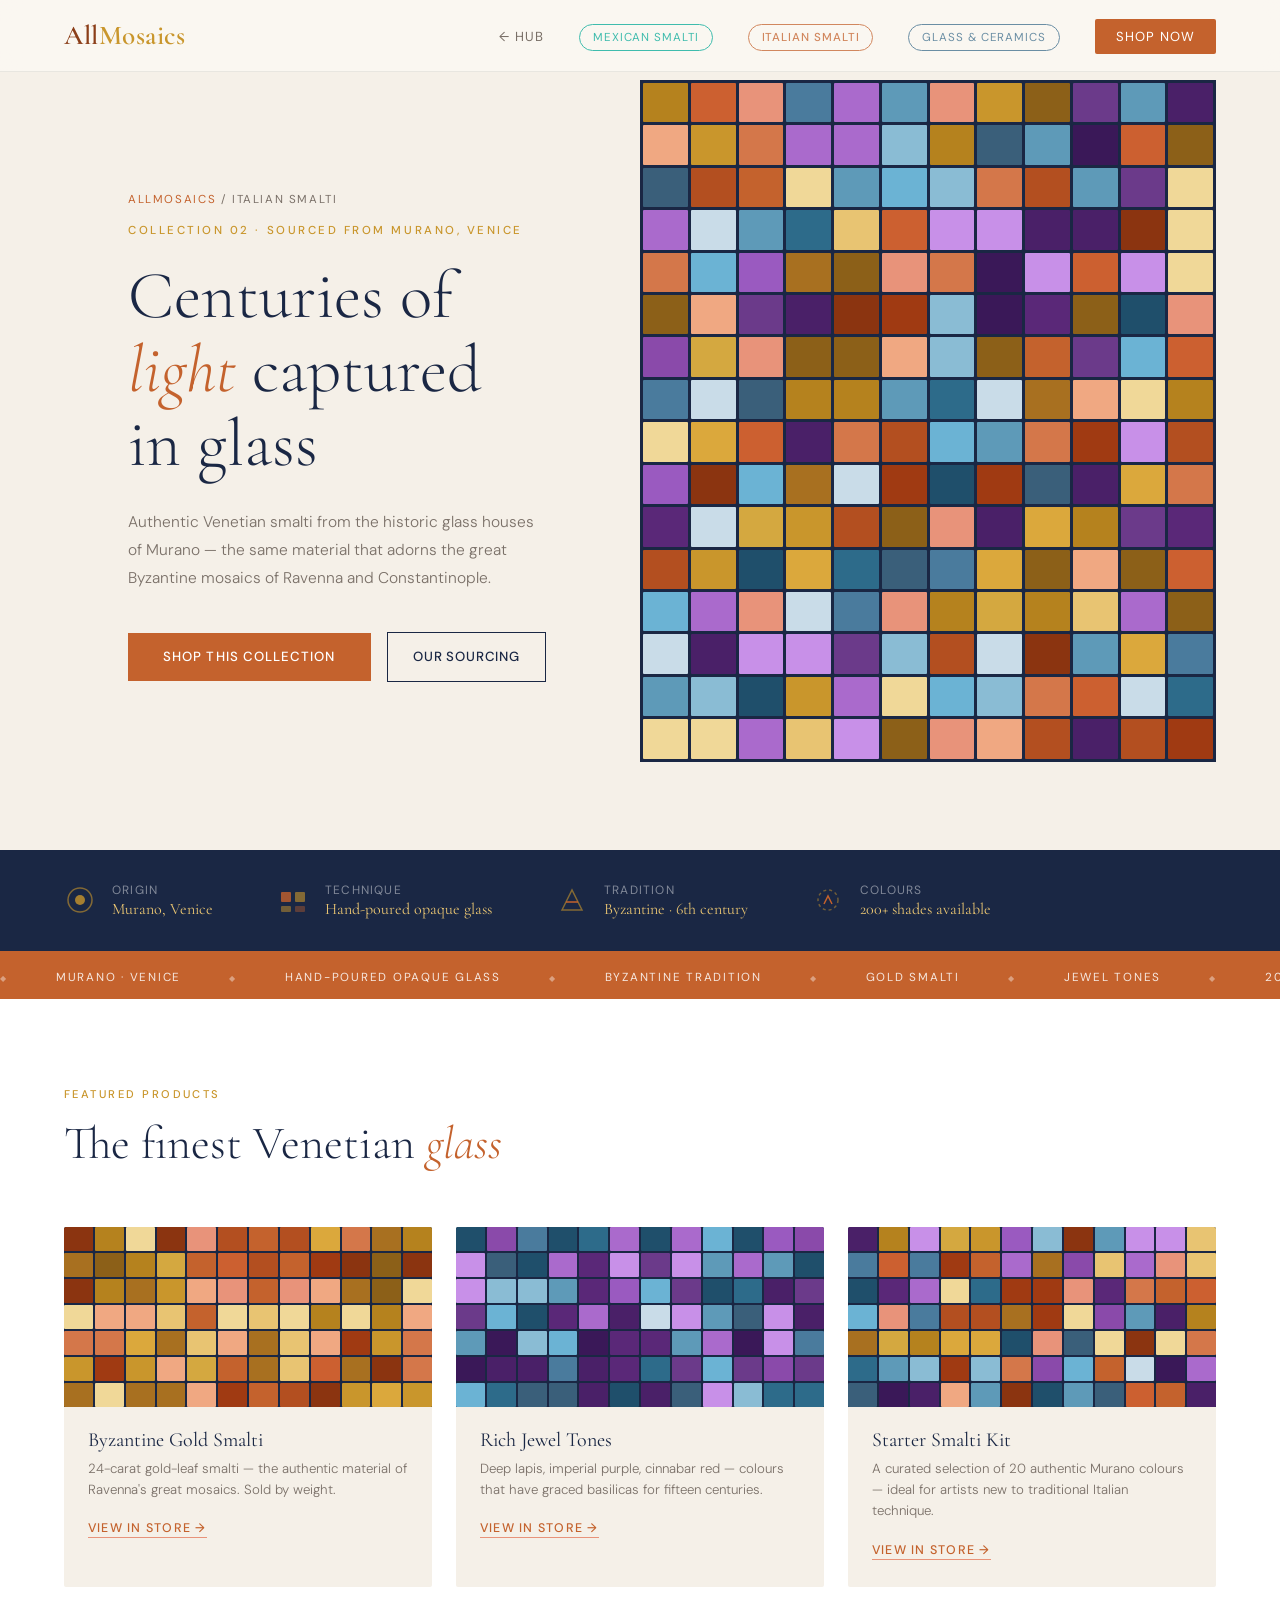
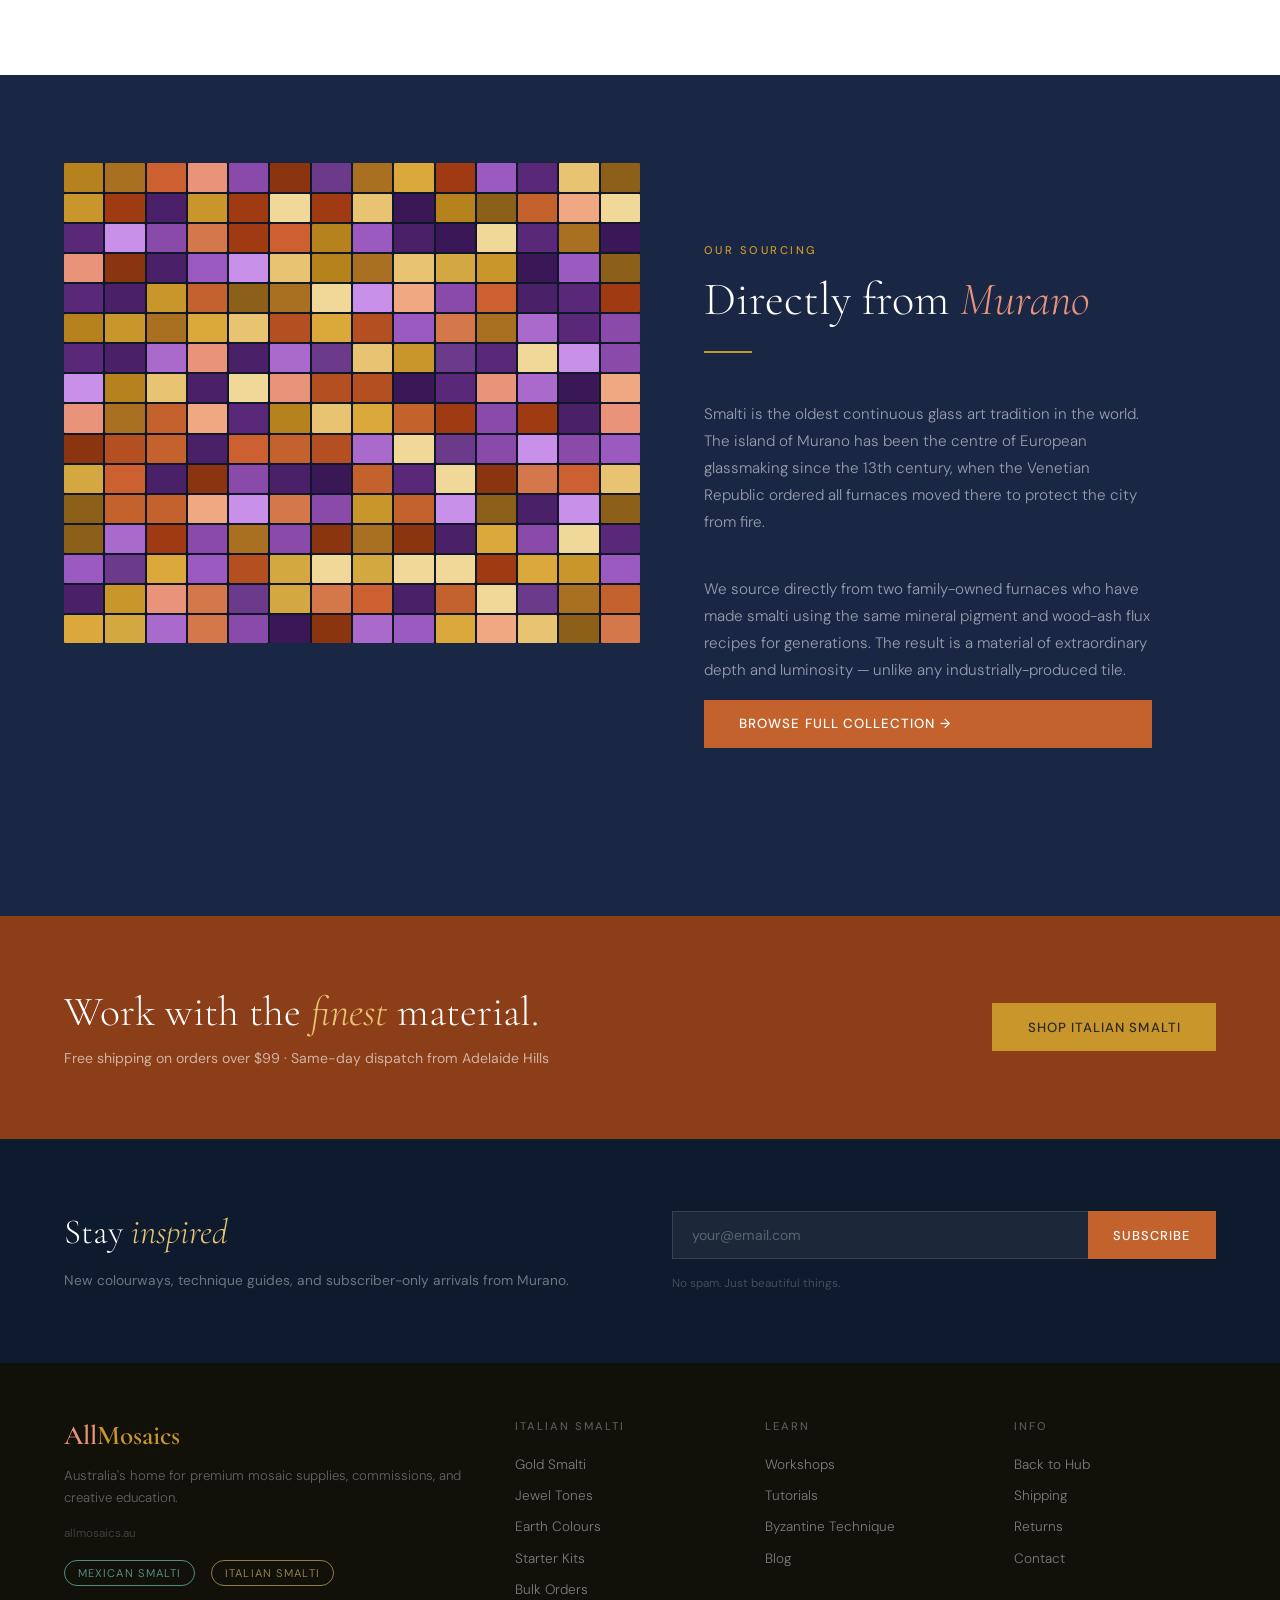
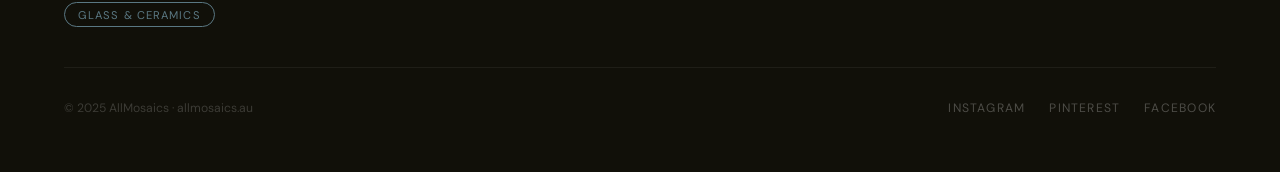
<file: sections/italian-smalti.html>
<!DOCTYPE html>
<html lang="en">
<head>
<meta charset="UTF-8">
<meta name="viewport" content="width=device-width, initial-scale=1.0">
<title>Italian Smalti — AllMosaics</title>
<link rel="stylesheet" href="../components/shared.css">
<style>
  /* ============================================================
     italian-smalti.html — Section styles
     Palette: terracotta, navy, gold — classical, refined
     Shared nav/footer/utilities: ../components/shared.css
     ============================================================ */

  body { background: var(--warm-white); }

  /* HERO */
  .hero {
    min-height: 88vh;
    display: grid; grid-template-columns: 1fr 1fr;
    padding-top: 5rem;
    background: var(--cream);
  }

  .hero-left {
    padding: 7rem 4rem 5rem;
    display: flex; flex-direction: column; justify-content: center;
  }

  .hero-breadcrumb { font-size: 0.72rem; letter-spacing: 0.14em; text-transform: uppercase; color: var(--mid-gray); margin-bottom: 1rem; }
  .hero-breadcrumb a { color: var(--terra); text-decoration: none; }
  .hero-breadcrumb a:hover { text-decoration: underline; }

  .hero-eyebrow { font-size: 0.72rem; letter-spacing: 0.22em; text-transform: uppercase; color: var(--gold); margin-bottom: 1.3rem; font-weight: 500; }

  .hero-title { font-family: 'Cormorant Garamond', serif; font-size: 4.2rem; font-weight: 300; line-height: 1.1; color: var(--navy); margin-bottom: 1.8rem; }
  .hero-title em { font-style: italic; color: var(--terra); }

  .hero-sub { font-size: 0.97rem; line-height: 1.78; color: var(--mid-gray); max-width: 420px; margin-bottom: 2.5rem; font-weight: 300; }

  .hero-actions { display: flex; gap: 1rem; align-items: center; flex-wrap: wrap; }
  .btn-ital { background: var(--terra); color: white; }
  .btn-ital:hover { background: var(--terra-dark); }
  .btn-ital-ghost { color: var(--navy); border-color: var(--navy); }
  .btn-ital-ghost:hover { background: var(--navy); color: white; }

  .hero-right { background: var(--navy); overflow: hidden; }
  #heroMosaic { width: 100%; height: 100%; }

  /* Gold provenance bar */
  .provenance-bar {
    background: var(--navy); padding: 2rem 4rem;
    display: flex; gap: 4rem; align-items: center;
  }
  .prov-item { display: flex; align-items: center; gap: 1rem; }
  .prov-icon { width: 32px; height: 32px; flex-shrink: 0; }
  .prov-label { font-size: 0.75rem; letter-spacing: 0.1em; text-transform: uppercase; color: rgba(255,255,255,0.45); }
  .prov-value { font-family: 'Cormorant Garamond', serif; font-size: 1rem; font-weight: 400; color: var(--gold-light); margin-top: 0.1rem; }

  /* MARQUEE */
  .marquee-strip { background: var(--terra); }

  /* PRODUCTS */
  .products { background: white; }
  .products .section-label { color: var(--gold); }
  .products .section-title { color: var(--navy); }
  .products .section-title em { color: var(--terra); }

  .product-grid { display: grid; grid-template-columns: repeat(3, 1fr); gap: 1.5rem; margin-top: 3.5rem; }

  .product-card { background: var(--cream); border-radius: 2px; overflow: hidden; transition: transform 0.25s; cursor: pointer; }
  .product-card:hover { transform: translateY(-3px); }
  .product-thumb { height: 180px; display: grid; gap: 2px; background: var(--navy); }
  .product-info { padding: 1.3rem 1.5rem 1.8rem; }
  .product-name { font-family: 'Cormorant Garamond', serif; font-size: 1.25rem; font-weight: 400; color: var(--navy); margin-bottom: 0.4rem; }
  .product-desc { font-size: 0.83rem; color: var(--mid-gray); line-height: 1.6; font-weight: 300; margin-bottom: 1rem; }
  .product-link { font-size: 0.78rem; letter-spacing: 0.1em; text-transform: uppercase; color: var(--terra); text-decoration: none; font-weight: 500; border-bottom: 1px solid var(--terra-light); padding-bottom: 1px; }

  /* ABOUT */
  .about-section { background: var(--navy); display: grid; grid-template-columns: 1fr 1fr; gap: 0; }
  .about-mosaic { height: 480px; display: grid; gap: 2px; background: rgba(0,0,0,0.4); }
  .about-content { padding: 5rem 4rem; display: flex; flex-direction: column; justify-content: center; }
  .about-content .section-label { color: var(--gold); }
  .about-content .section-title { color: white; }
  .about-content .section-title em { color: var(--terra-light); }
  .about-body { font-size: 0.95rem; line-height: 1.78; color: rgba(255,255,255,0.55); font-weight: 300; margin-top: 1.5rem; margin-bottom: 1rem; }

  /* Gold divider */
  .gold-rule { width: 3rem; height: 2px; background: var(--gold); margin: 1.5rem 0; }

  /* CTA */
  .cta-band { background: var(--terra-dark); padding: 4.5rem 4rem; display: grid; grid-template-columns: 1fr auto; align-items: center; gap: 3rem; }
  .cta-title { font-family: 'Cormorant Garamond', serif; font-size: 2.6rem; font-weight: 300; color: white; line-height: 1.2; }
  .cta-title em { font-style: italic; color: var(--gold-light); }
  .cta-sub { font-size: 0.88rem; color: rgba(255,255,255,0.6); margin-top: 0.7rem; }
  .btn-gold { background: var(--gold); color: var(--charcoal); }
  .btn-gold:hover { background: var(--gold-light); }

  /* NEWSLETTER */
  .newsletter { background: #0E1A2E; padding: 4.5rem 4rem; display: grid; grid-template-columns: 1fr 1fr; gap: 4rem; align-items: center; }
  .nl-title { font-family: 'Cormorant Garamond', serif; font-size: 2.2rem; font-weight: 300; color: white; line-height: 1.2; }
  .nl-title em { color: var(--gold-light); font-style: italic; }
  .nl-sub { font-size: 0.86rem; color: rgba(255,255,255,0.4); margin-top: 1rem; line-height: 1.6; }
  .nl-form { display: flex; flex-direction: column; gap: 1rem; }
  .nl-row { display: flex; }
  .newsletter-input { flex: 1; background: rgba(255,255,255,0.06); border: 1px solid rgba(255,255,255,0.12); border-right: none; padding: 0.9rem 1.2rem; font-family: 'DM Sans', sans-serif; font-size: 0.88rem; color: white; outline: none; }
  .newsletter-input::placeholder { color: rgba(255,255,255,0.28); }
  .newsletter-btn { background: var(--terra); color: white; border: none; padding: 0.9rem 1.6rem; font-family: 'DM Sans', sans-serif; font-size: 0.8rem; font-weight: 500; letter-spacing: 0.08em; text-transform: uppercase; cursor: pointer; transition: background 0.2s; }
  .newsletter-btn:hover { background: var(--terra-dark); }
  .nl-note { font-size: 0.73rem; color: rgba(255,255,255,0.22); }
</style>
</head>
<body>

<!-- NAV -->
<nav>
  <a class="nav-logo" href="../index.html">All<span>Mosaics</span></a>
  <ul class="nav-links">
    <li><a href="../index.html">← Hub</a></li>
    <li><a href="mexican-smalti.html" class="nav-pill mex">Mexican Smalti</a></li>
    <li><a href="italian-smalti.html" class="nav-pill ital active">Italian Smalti</a></li>
    <li><a href="glass-ceramics.html" class="nav-pill glas">Glass & Ceramics</a></li>
    <!-- TODO: Replace with Shopify collection URL -->
    <li><a href="#SHOPIFY-ITALIAN-URL" class="nav-cta">Shop Now</a></li>
  </ul>
</nav>

<!-- HERO -->
<section class="hero">
  <div class="hero-left">
    <p class="hero-breadcrumb"><a href="../index.html">AllMosaics</a> / Italian Smalti</p>
    <p class="hero-eyebrow">Collection 02 · Sourced from Murano, Venice</p>
    <h1 class="hero-title">
      Centuries of<br><em>light</em> captured<br>in glass
    </h1>
    <p class="hero-sub">
      Authentic Venetian smalti from the historic glass houses of Murano — the same material that adorns the great Byzantine mosaics of Ravenna and Constantinople.
    </p>
    <div class="hero-actions">
      <a href="#SHOPIFY-ITALIAN-URL" class="btn-primary btn-ital">Shop This Collection</a>
      <a href="#about" class="btn-ghost btn-ital-ghost">Our Sourcing</a>
    </div>
  </div>
  <div class="hero-right">
    <div id="heroMosaic"></div>
  </div>
</section>

<!-- PROVENANCE BAR -->
<div class="provenance-bar">
  <div class="prov-item">
    <svg class="prov-icon" viewBox="0 0 32 32" fill="none">
      <circle cx="16" cy="16" r="12" stroke="#C9962C" stroke-width="1.5" opacity="0.6"/>
      <circle cx="16" cy="16" r="5" fill="#C9962C" opacity="0.8"/>
    </svg>
    <div>
      <p class="prov-label">Origin</p>
      <p class="prov-value">Murano, Venice</p>
    </div>
  </div>
  <div class="prov-item">
    <svg class="prov-icon" viewBox="0 0 32 32" fill="none">
      <rect x="4" y="8" width="10" height="10" rx="1" fill="#C4622D" opacity="0.8"/>
      <rect x="18" y="8" width="10" height="10" rx="1" fill="#C9962C" opacity="0.6"/>
      <rect x="4" y="22" width="10" height="6" rx="1" fill="#C9962C" opacity="0.5"/>
      <rect x="18" y="22" width="10" height="6" rx="1" fill="#C4622D" opacity="0.4"/>
    </svg>
    <div>
      <p class="prov-label">Technique</p>
      <p class="prov-value">Hand-poured opaque glass</p>
    </div>
  </div>
  <div class="prov-item">
    <svg class="prov-icon" viewBox="0 0 32 32" fill="none">
      <path d="M6 26 L16 6 L26 26 Z" stroke="#C9962C" stroke-width="1.5" fill="none" opacity="0.6"/>
      <line x1="10" y1="18" x2="22" y2="18" stroke="#C4622D" stroke-width="1.5"/>
    </svg>
    <div>
      <p class="prov-label">Tradition</p>
      <p class="prov-value">Byzantine · 6th century</p>
    </div>
  </div>
  <div class="prov-item">
    <svg class="prov-icon" viewBox="0 0 32 32" fill="none">
      <circle cx="16" cy="16" r="10" stroke="#C9962C" stroke-width="1.5" stroke-dasharray="3 3" opacity="0.5"/>
      <path d="M12 20 L16 12 L20 20" stroke="#C4622D" stroke-width="1.5" fill="none"/>
    </svg>
    <div>
      <p class="prov-label">Colours</p>
      <p class="prov-value">200+ shades available</p>
    </div>
  </div>
</div>

<!-- MARQUEE -->
<div class="marquee-strip">
  <div class="marquee-inner" id="marqueeInner"></div>
</div>

<!-- PRODUCTS -->
<section class="products" id="products">
  <p class="section-label">Featured Products</p>
  <h2 class="section-title">The finest Venetian <em>glass</em></h2>
  <div class="product-grid">
    <div class="product-card reveal">
      <div class="product-thumb" id="prod1"></div>
      <div class="product-info">
        <h3 class="product-name">Byzantine Gold Smalti</h3>
        <p class="product-desc">24-carat gold-leaf smalti — the authentic material of Ravenna's great mosaics. Sold by weight.</p>
        <a href="#SHOPIFY-ITALIAN-URL" class="product-link">View in store →</a>
      </div>
    </div>
    <div class="product-card reveal">
      <div class="product-thumb" id="prod2"></div>
      <div class="product-info">
        <h3 class="product-name">Rich Jewel Tones</h3>
        <p class="product-desc">Deep lapis, imperial purple, cinnabar red — colours that have graced basilicas for fifteen centuries.</p>
        <a href="#SHOPIFY-ITALIAN-URL" class="product-link">View in store →</a>
      </div>
    </div>
    <div class="product-card reveal">
      <div class="product-thumb" id="prod3"></div>
      <div class="product-info">
        <h3 class="product-name">Starter Smalti Kit</h3>
        <p class="product-desc">A curated selection of 20 authentic Murano colours — ideal for artists new to traditional Italian technique.</p>
        <a href="#SHOPIFY-ITALIAN-URL" class="product-link">View in store →</a>
      </div>
    </div>
  </div>
</section>

<!-- ABOUT -->
<section class="about-section" id="about">
  <div class="about-mosaic" id="aboutMosaic"></div>
  <div class="about-content">
    <p class="section-label">Our Sourcing</p>
    <h2 class="section-title">Directly from <em>Murano</em></h2>
    <div class="gold-rule"></div>
    <p class="about-body">
      Smalti is the oldest continuous glass art tradition in the world. The island of Murano has been the centre of European glassmaking since the 13th century, when the Venetian Republic ordered all furnaces moved there to protect the city from fire.
    </p>
    <p class="about-body">
      We source directly from two family-owned furnaces who have made smalti using the same mineral pigment and wood-ash flux recipes for generations. The result is a material of extraordinary depth and luminosity — unlike any industrially-produced tile.
    </p>
    <a href="#SHOPIFY-ITALIAN-URL" class="btn-primary btn-ital">Browse Full Collection →</a>
  </div>
</section>

<!-- CTA -->
<div class="cta-band">
  <div>
    <h2 class="cta-title">Work with the <em>finest</em> material.</h2>
    <p class="cta-sub">Free shipping on orders over $99 · Same-day dispatch from Adelaide Hills</p>
  </div>
  <a href="#SHOPIFY-ITALIAN-URL" class="btn-primary btn-gold">Shop Italian Smalti</a>
</div>

<!-- NEWSLETTER -->
<section class="newsletter">
  <div>
    <h2 class="nl-title">Stay <em>inspired</em></h2>
    <p class="nl-sub">New colourways, technique guides, and subscriber-only arrivals from Murano.</p>
  </div>
  <div class="nl-form">
    <div class="nl-row">
      <input type="email" class="newsletter-input" placeholder="your@email.com">
      <button class="newsletter-btn">Subscribe</button>
    </div>
    <p class="nl-note">No spam. Just beautiful things.</p>
  </div>
</section>

<!-- FOOTER -->
<footer>
  <div class="footer-grid">
    <div>
      <div class="footer-brand">All<span>Mosaics</span></div>
      <p class="footer-tagline">Australia's home for premium mosaic supplies, commissions, and creative education.</p>
      <p class="footer-url">allmosaics.au</p>
      <div class="footer-collections">
        <a href="mexican-smalti.html" class="footer-coll-badge mex">Mexican Smalti</a>
        <a href="italian-smalti.html" class="footer-coll-badge ital">Italian Smalti</a>
        <a href="glass-ceramics.html" class="footer-coll-badge glas">Glass & Ceramics</a>
      </div>
    </div>
    <div>
      <p class="footer-col-title">Italian Smalti</p>
      <ul class="footer-links">
        <li><a href="#">Gold Smalti</a></li>
        <li><a href="#">Jewel Tones</a></li>
        <li><a href="#">Earth Colours</a></li>
        <li><a href="#">Starter Kits</a></li>
        <li><a href="#">Bulk Orders</a></li>
      </ul>
    </div>
    <div>
      <p class="footer-col-title">Learn</p>
      <ul class="footer-links">
        <li><a href="#">Workshops</a></li>
        <li><a href="#">Tutorials</a></li>
        <li><a href="#">Byzantine Technique</a></li>
        <li><a href="#">Blog</a></li>
      </ul>
    </div>
    <div>
      <p class="footer-col-title">Info</p>
      <ul class="footer-links">
        <li><a href="../index.html">Back to Hub</a></li>
        <li><a href="#">Shipping</a></li>
        <li><a href="#">Returns</a></li>
        <li><a href="#">Contact</a></li>
      </ul>
    </div>
  </div>
  <div class="footer-bottom">
    <p class="footer-copy">© 2025 AllMosaics · allmosaics.au</p>
    <div class="footer-socials">
      <a href="#">Instagram</a><a href="#">Pinterest</a><a href="#">Facebook</a>
    </div>
  </div>
</footer>

<script src="../components/shared.js"></script>
<script>
  AM.buildMosaic('heroMosaic', ['terracotta','goldDust','byzantium','mediterranean'], 12, 16, { gap: '3px', padding: '3px', pattern: 'radial' });
  AM.buildMosaic('prod1', ['goldDust','terracotta'], 12, 7, { gap: '2px' });
  AM.buildMosaic('prod2', ['byzantium','mediterranean'], 12, 7, { gap: '2px' });
  AM.buildMosaic('prod3', ['terracotta','goldDust','byzantium','mediterranean'], 12, 7, { gap: '2px' });
  AM.buildMosaic('aboutMosaic', ['terracotta','goldDust','byzantium'], 14, 16, { gap: '2px' });
  AM.buildMarquee('marqueeInner', [
    'Murano · Venice','Hand-poured Opaque Glass','Byzantine Tradition','Gold Smalti',
    'Jewel Tones','200+ Colours','6th Century Technique','Ravenna · Constantinople',
    'Free Shipping Over $99','Direct from the Furnace',
  ]);
  AM.initScrollReveal();
  AM.initNewsletterForm();
</script>
</body>
</html>
</file>
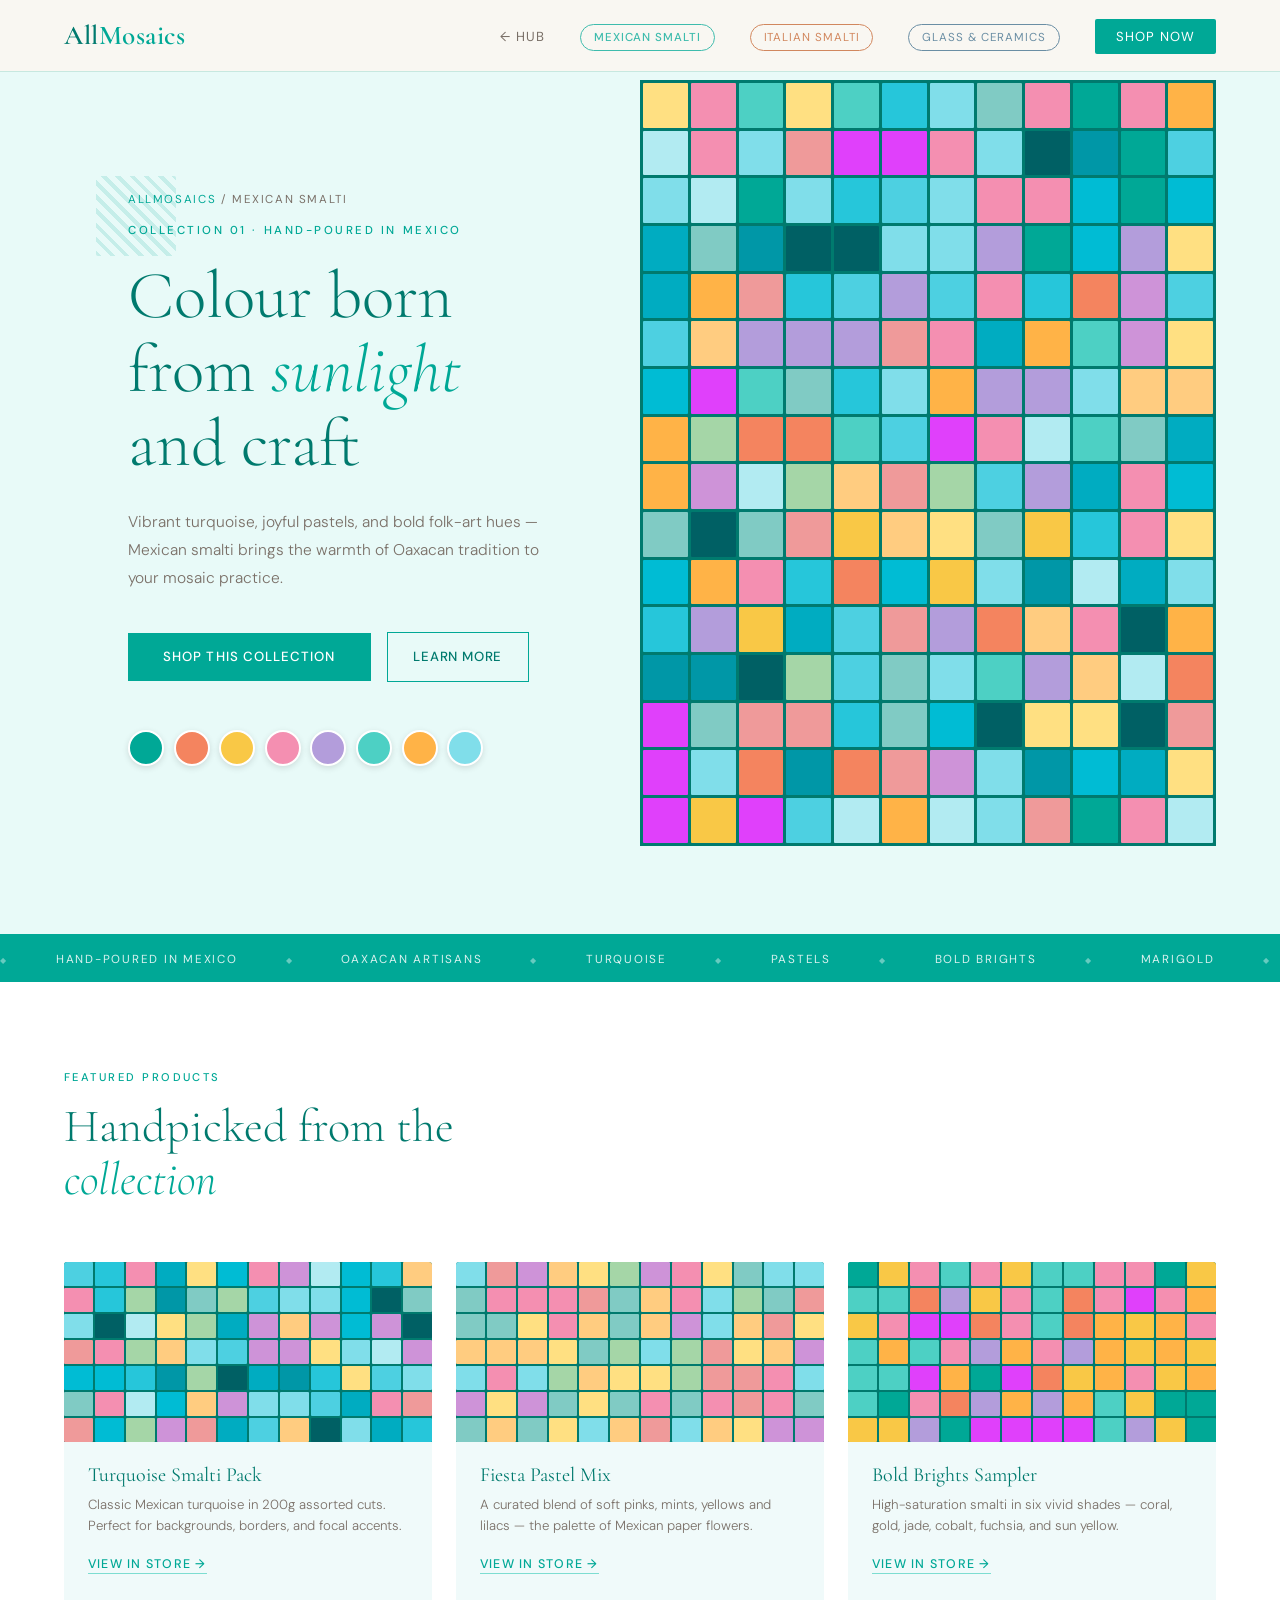
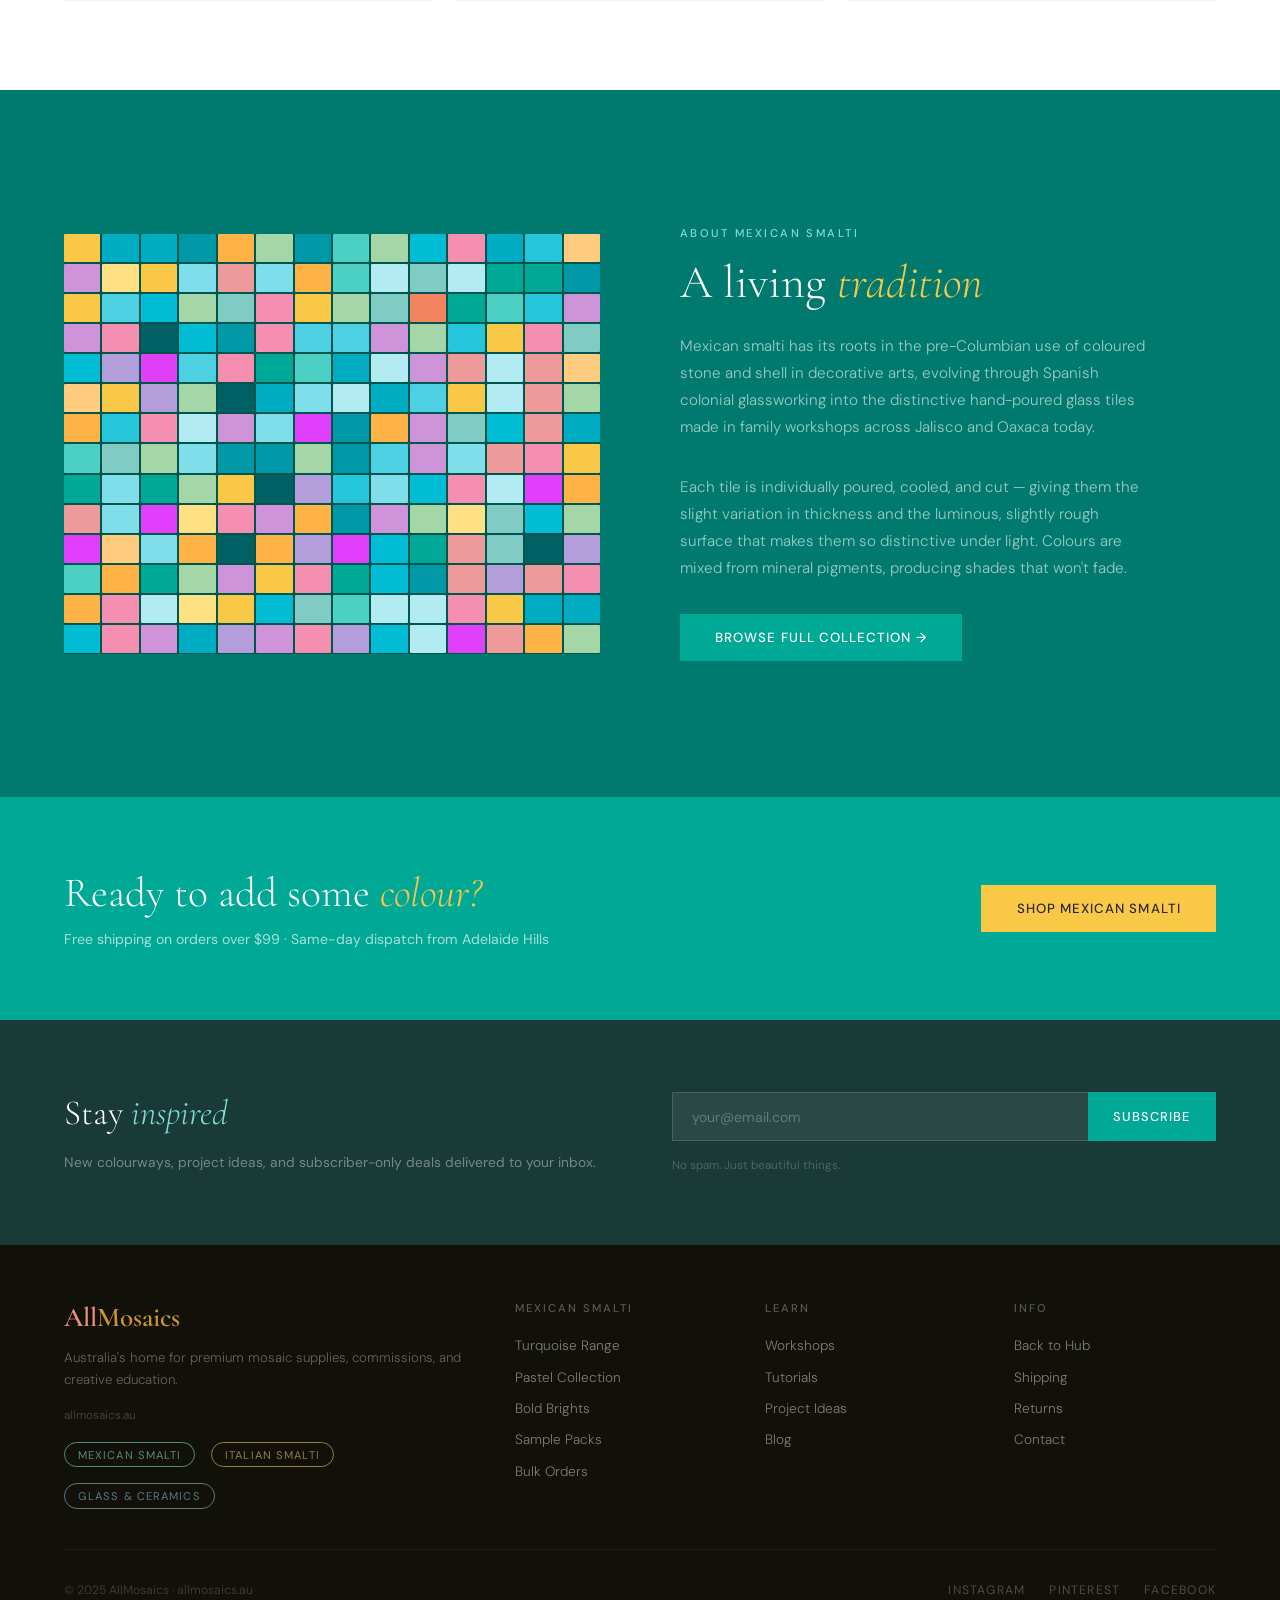
<file: sections/mexican-smalti.html>
<!DOCTYPE html>
<html lang="en">
<head>
<meta charset="UTF-8">
<meta name="viewport" content="width=device-width, initial-scale=1.0">
<title>Mexican Smalti — AllMosaics</title>
<link rel="stylesheet" href="../components/shared.css">
<style>
  /* ============================================================
     mexican-smalti.html — Section styles
     Palette: turquoise, bright pastels, folk-art energy
     Shared nav/footer/utilities: ../components/shared.css
     ============================================================ */

  body { background: var(--mex-bg); }

  /* Override nav accent for this page */
  nav { border-bottom-color: rgba(0,168,150,0.2); }
  .nav-logo { color: var(--mex-dark); }
  .nav-links a:hover { color: var(--mex-primary); }
  .nav-cta { background: var(--mex-primary) !important; }
  .nav-cta:hover { background: var(--mex-dark) !important; }

  /* HERO */
  .hero {
    min-height: 88vh;
    display: grid; grid-template-columns: 1fr 1fr;
    padding-top: 5rem;
    background: #E8FAF8;
  }

  .hero-left {
    padding: 7rem 4rem 5rem;
    display: flex; flex-direction: column; justify-content: center;
    position: relative;
  }

  /* Decorative corner pattern */
  .hero-left::before {
    content: '';
    position: absolute;
    top: 6rem; left: 2rem;
    width: 80px; height: 80px;
    background: repeating-linear-gradient(
      45deg,
      var(--mex-primary) 0, var(--mex-primary) 4px,
      transparent 4px, transparent 10px
    );
    opacity: 0.15;
    border-radius: 2px;
  }

  .hero-breadcrumb {
    font-size: 0.72rem; letter-spacing: 0.14em; text-transform: uppercase;
    color: var(--mid-gray); margin-bottom: 1rem;
  }
  .hero-breadcrumb a { color: var(--mex-primary); text-decoration: none; }
  .hero-breadcrumb a:hover { text-decoration: underline; }

  .hero-eyebrow {
    font-size: 0.72rem; letter-spacing: 0.22em; text-transform: uppercase;
    color: var(--mex-primary); margin-bottom: 1.3rem; font-weight: 500;
  }

  .hero-title {
    font-family: 'Cormorant Garamond', serif;
    font-size: 4.2rem; font-weight: 300; line-height: 1.1;
    color: var(--mex-dark); margin-bottom: 1.8rem;
  }
  .hero-title em { font-style: italic; color: var(--mex-primary); }

  .hero-sub {
    font-size: 0.97rem; line-height: 1.78; color: var(--mid-gray);
    max-width: 420px; margin-bottom: 2.5rem; font-weight: 300;
  }

  .hero-actions { display: flex; gap: 1rem; align-items: center; flex-wrap: wrap; }

  .btn-mex { background: var(--mex-primary); color: white; }
  .btn-mex:hover { background: var(--mex-dark); }
  .btn-mex-ghost { color: var(--mex-dark); border-color: var(--mex-primary); }
  .btn-mex-ghost:hover { background: var(--mex-primary); color: white; }

  .hero-right { background: var(--mex-dark); overflow: hidden; }
  #heroMosaic { width: 100%; height: 100%; }

  /* COLOUR SWATCHES — showcase the palette */
  .swatches {
    display: flex; gap: 0.6rem; margin-top: 3rem; flex-wrap: wrap;
  }
  .swatch {
    width: 36px; height: 36px; border-radius: 50%;
    border: 2px solid white;
    box-shadow: 0 2px 6px rgba(0,0,0,0.12);
    title: attr(data-colour);
  }

  /* MARQUEE */
  .marquee-strip { background: var(--mex-primary); }

  /* PRODUCT HIGHLIGHTS */
  .products { background: white; }
  .products .section-label { color: var(--mex-primary); }
  .products .section-title { color: var(--mex-dark); }
  .products .section-title em { color: var(--mex-primary); }

  .product-grid {
    display: grid; grid-template-columns: repeat(3, 1fr);
    gap: 1.5rem; margin-top: 3.5rem;
  }

  .product-card {
    background: var(--mex-bg); border-radius: 3px; overflow: hidden;
    transition: transform 0.25s; cursor: pointer;
  }
  .product-card:hover { transform: translateY(-3px); }

  .product-thumb {
    height: 180px; display: grid; gap: 2px; background: var(--mex-dark);
  }

  .product-info { padding: 1.3rem 1.5rem 1.8rem; }

  .product-name {
    font-family: 'Cormorant Garamond', serif; font-size: 1.25rem;
    font-weight: 400; color: var(--mex-dark); margin-bottom: 0.4rem;
  }
  .product-desc { font-size: 0.83rem; color: var(--mid-gray); line-height: 1.6; font-weight: 300; margin-bottom: 1rem; }
  .product-link {
    font-size: 0.78rem; letter-spacing: 0.1em; text-transform: uppercase;
    color: var(--mex-primary); text-decoration: none; font-weight: 500;
    border-bottom: 1px solid var(--mex-light); padding-bottom: 1px;
  }

  /* ABOUT THIS COLLECTION */
  .about-section {
    background: var(--mex-dark);
    display: grid; grid-template-columns: 1fr 1fr; gap: 5rem;
    align-items: center;
  }
  .about-mosaic { height: 420px; display: grid; gap: 2px; background: rgba(0,0,0,0.3); }
  .about-content { padding: 3rem 4rem 3rem 0; }
  .about-content .section-label { color: var(--mex-light); }
  .about-content .section-title { color: white; }
  .about-content .section-title em { color: var(--mex-yellow); }
  .about-body {
    font-size: 0.95rem; line-height: 1.78; color: rgba(255,255,255,0.6);
    font-weight: 300; margin-top: 1.5rem; margin-bottom: 2rem;
  }

  /* CTA */
  .cta-band {
    background: var(--mex-primary); padding: 4.5rem 4rem;
    display: grid; grid-template-columns: 1fr auto; align-items: center; gap: 3rem;
  }
  .cta-title { font-family: 'Cormorant Garamond', serif; font-size: 2.6rem; font-weight: 300; color: white; line-height: 1.2; }
  .cta-title em { font-style: italic; color: var(--mex-yellow); }
  .cta-sub { font-size: 0.88rem; color: rgba(255,255,255,0.65); margin-top: 0.7rem; }
  .btn-yellow { background: var(--mex-yellow); color: var(--charcoal); }
  .btn-yellow:hover { background: #e8b830; }

  /* NEWSLETTER */
  .newsletter { background: #1A3A38; padding: 4.5rem 4rem; display: grid; grid-template-columns: 1fr 1fr; gap: 4rem; align-items: center; }
  .nl-title { font-family: 'Cormorant Garamond', serif; font-size: 2.2rem; font-weight: 300; color: white; line-height: 1.2; }
  .nl-title em { color: var(--mex-light); font-style: italic; }
  .nl-sub { font-size: 0.86rem; color: rgba(255,255,255,0.4); margin-top: 1rem; line-height: 1.6; }
  .nl-form { display: flex; flex-direction: column; gap: 1rem; }
  .nl-row { display: flex; }
  .newsletter-input { flex: 1; background: rgba(255,255,255,0.07); border: 1px solid rgba(255,255,255,0.14); border-right: none; padding: 0.9rem 1.2rem; font-family: 'DM Sans', sans-serif; font-size: 0.88rem; color: white; outline: none; }
  .newsletter-input::placeholder { color: rgba(255,255,255,0.28); }
  .newsletter-btn { background: var(--mex-primary); color: white; border: none; padding: 0.9rem 1.6rem; font-family: 'DM Sans', sans-serif; font-size: 0.8rem; font-weight: 500; letter-spacing: 0.08em; text-transform: uppercase; cursor: pointer; transition: background 0.2s; }
  .newsletter-btn:hover { background: var(--mex-dark); }
  .nl-note { font-size: 0.73rem; color: rgba(255,255,255,0.22); }
</style>
</head>
<body>

<!-- NAV -->
<nav>
  <a class="nav-logo" href="../index.html">All<span style="color:var(--mex-primary)">Mosaics</span></a>
  <ul class="nav-links">
    <li><a href="../index.html">← Hub</a></li>
    <li><a href="mexican-smalti.html" class="nav-pill mex active">Mexican Smalti</a></li>
    <li><a href="italian-smalti.html" class="nav-pill ital">Italian Smalti</a></li>
    <li><a href="glass-ceramics.html" class="nav-pill glas">Glass & Ceramics</a></li>
    <!-- TODO: Replace with Shopify collection URL -->
    <li><a href="#SHOPIFY-MEXICAN-URL" class="nav-cta">Shop Now</a></li>
  </ul>
</nav>

<!-- HERO -->
<section class="hero">
  <div class="hero-left">
    <p class="hero-breadcrumb"><a href="../index.html">AllMosaics</a> / Mexican Smalti</p>
    <p class="hero-eyebrow">Collection 01 · Hand-poured in Mexico</p>
    <h1 class="hero-title">Colour born<br>from <em>sunlight</em><br>and craft</h1>
    <p class="hero-sub">
      Vibrant turquoise, joyful pastels, and bold folk-art hues — Mexican smalti brings the warmth of Oaxacan tradition to your mosaic practice.
    </p>
    <div class="hero-actions">
      <!-- TODO: Replace with Shopify collection URL -->
      <a href="#SHOPIFY-MEXICAN-URL" class="btn-primary btn-mex">Shop This Collection</a>
      <a href="#about" class="btn-ghost btn-mex-ghost">Learn More</a>
    </div>
    <div class="swatches">
      <div class="swatch" style="background:#00A896;" title="Turquoise"></div>
      <div class="swatch" style="background:#F4845F;" title="Coral"></div>
      <div class="swatch" style="background:#F9C846;" title="Marigold"></div>
      <div class="swatch" style="background:#F48FB1;" title="Pink"></div>
      <div class="swatch" style="background:#B39DDB;" title="Lavender"></div>
      <div class="swatch" style="background:#4DD0C4;" title="Aqua"></div>
      <div class="swatch" style="background:#FFB347;" title="Amber"></div>
      <div class="swatch" style="background:#80DEEA;" title="Pale turquoise"></div>
    </div>
  </div>
  <div class="hero-right">
    <div id="heroMosaic"></div>
  </div>
</section>

<!-- MARQUEE -->
<div class="marquee-strip">
  <div class="marquee-inner" id="marqueeInner"></div>
</div>

<!-- PRODUCT HIGHLIGHTS -->
<section class="products" id="products">
  <p class="section-label">Featured Products</p>
  <h2 class="section-title">Handpicked from the <em>collection</em></h2>
  <div class="product-grid">
    <div class="product-card reveal">
      <div class="product-thumb" id="prod1"></div>
      <div class="product-info">
        <h3 class="product-name">Turquoise Smalti Pack</h3>
        <p class="product-desc">Classic Mexican turquoise in 200g assorted cuts. Perfect for backgrounds, borders, and focal accents.</p>
        <a href="#SHOPIFY-MEXICAN-URL" class="product-link">View in store →</a>
      </div>
    </div>
    <div class="product-card reveal">
      <div class="product-thumb" id="prod2"></div>
      <div class="product-info">
        <h3 class="product-name">Fiesta Pastel Mix</h3>
        <p class="product-desc">A curated blend of soft pinks, mints, yellows and lilacs — the palette of Mexican paper flowers.</p>
        <a href="#SHOPIFY-MEXICAN-URL" class="product-link">View in store →</a>
      </div>
    </div>
    <div class="product-card reveal">
      <div class="product-thumb" id="prod3"></div>
      <div class="product-info">
        <h3 class="product-name">Bold Brights Sampler</h3>
        <p class="product-desc">High-saturation smalti in six vivid shades — coral, gold, jade, cobalt, fuchsia, and sun yellow.</p>
        <a href="#SHOPIFY-MEXICAN-URL" class="product-link">View in store →</a>
      </div>
    </div>
  </div>
</section>

<!-- ABOUT THIS COLLECTION -->
<section class="about-section" id="about">
  <div class="about-mosaic" id="aboutMosaic"></div>
  <div class="about-content">
    <p class="section-label">About Mexican Smalti</p>
    <h2 class="section-title">A living <em>tradition</em></h2>
    <p class="about-body">
      Mexican smalti has its roots in the pre-Columbian use of coloured stone and shell in decorative arts, evolving through Spanish colonial glassworking into the distinctive hand-poured glass tiles made in family workshops across Jalisco and Oaxaca today.
    </p>
    <p class="about-body" style="margin-top:0;">
      Each tile is individually poured, cooled, and cut — giving them the slight variation in thickness and the luminous, slightly rough surface that makes them so distinctive under light. Colours are mixed from mineral pigments, producing shades that won't fade.
    </p>
    <a href="#SHOPIFY-MEXICAN-URL" class="btn-primary btn-mex">Browse Full Collection →</a>
  </div>
</section>

<!-- CTA -->
<div class="cta-band">
  <div>
    <h2 class="cta-title">Ready to add some <em>colour?</em></h2>
    <p class="cta-sub">Free shipping on orders over $99 · Same-day dispatch from Adelaide Hills</p>
  </div>
  <a href="#SHOPIFY-MEXICAN-URL" class="btn-primary btn-yellow">Shop Mexican Smalti</a>
</div>

<!-- NEWSLETTER -->
<section class="newsletter">
  <div>
    <h2 class="nl-title">Stay <em>inspired</em></h2>
    <p class="nl-sub">New colourways, project ideas, and subscriber-only deals delivered to your inbox.</p>
  </div>
  <div class="nl-form">
    <div class="nl-row">
      <input type="email" class="newsletter-input" placeholder="your@email.com">
      <button class="newsletter-btn">Subscribe</button>
    </div>
    <p class="nl-note">No spam. Just beautiful things.</p>
  </div>
</section>

<!-- FOOTER -->
<footer>
  <div class="footer-grid">
    <div>
      <div class="footer-brand">All<span>Mosaics</span></div>
      <p class="footer-tagline">Australia's home for premium mosaic supplies, commissions, and creative education.</p>
      <p class="footer-url">allmosaics.au</p>
      <div class="footer-collections">
        <a href="mexican-smalti.html" class="footer-coll-badge mex">Mexican Smalti</a>
        <a href="italian-smalti.html" class="footer-coll-badge ital">Italian Smalti</a>
        <a href="glass-ceramics.html" class="footer-coll-badge glas">Glass & Ceramics</a>
      </div>
    </div>
    <div>
      <p class="footer-col-title">Mexican Smalti</p>
      <ul class="footer-links">
        <li><a href="#">Turquoise Range</a></li>
        <li><a href="#">Pastel Collection</a></li>
        <li><a href="#">Bold Brights</a></li>
        <li><a href="#">Sample Packs</a></li>
        <li><a href="#">Bulk Orders</a></li>
      </ul>
    </div>
    <div>
      <p class="footer-col-title">Learn</p>
      <ul class="footer-links">
        <li><a href="#">Workshops</a></li>
        <li><a href="#">Tutorials</a></li>
        <li><a href="#">Project Ideas</a></li>
        <li><a href="#">Blog</a></li>
      </ul>
    </div>
    <div>
      <p class="footer-col-title">Info</p>
      <ul class="footer-links">
        <li><a href="../index.html">Back to Hub</a></li>
        <li><a href="#">Shipping</a></li>
        <li><a href="#">Returns</a></li>
        <li><a href="#">Contact</a></li>
      </ul>
    </div>
  </div>
  <div class="footer-bottom">
    <p class="footer-copy">© 2025 AllMosaics · allmosaics.au</p>
    <div class="footer-socials">
      <a href="#">Instagram</a><a href="#">Pinterest</a><a href="#">Facebook</a>
    </div>
  </div>
</footer>

<script src="../components/shared.js"></script>
<script>
  AM.buildMosaic('heroMosaic', ['mexicanBright','mexicanPastel','turquoise'], 12, 16, { gap: '3px', padding: '3px', pattern: 'radial' });
  AM.buildMosaic('prod1', ['turquoise','mexicanPastel'], 12, 7, { gap: '2px' });
  AM.buildMosaic('prod2', ['mexicanPastel'], 12, 7, { gap: '2px' });
  AM.buildMosaic('prod3', ['mexicanBright'], 12, 7, { gap: '2px' });
  AM.buildMosaic('aboutMosaic', ['mexicanBright','mexicanPastel','turquoise'], 14, 14, { gap: '2px' });
  AM.buildMarquee('marqueeInner', [
    'Hand-poured in Mexico','Oaxacan Artisans','Turquoise','Pastels','Bold Brights',
    'Marigold','Coral','Lavender','Aqua','Folk Art Tradition','Free Shipping Over $99',
  ]);
  AM.initScrollReveal();
  AM.initNewsletterForm();
</script>
</body>
</html>
</file>
<file: components/shared.css>
/* ============================================================
   AllMosaics — Shared Base Styles
   Edit this file to update typography, nav and footer across
   ALL pages at once.
   ============================================================ */

@import url('https://fonts.googleapis.com/css2?family=Cormorant+Garamond:ital,wght@0,300;0,400;0,600;1,300;1,400&family=DM+Sans:wght@300;400;500&display=swap');

*, *::before, *::after { box-sizing: border-box; margin: 0; padding: 0; }

/* ---- GLOBAL TOKENS ---- */
:root {
  --cream:        #F5F0E8;
  --warm-white:   #FAF7F2;
  --charcoal:     #2C2825;
  --mid-gray:     #7A7068;
  --light-gray:   #B8AFA5;

  /* Italian Smalti (default/hub palette) */
  --terra:        #C4622D;
  --terra-dark:   #8B3E18;
  --terra-light:  #E8937A;
  --clay:         #D4956A;
  --navy:         #1A2744;
  --gold:         #C9962C;
  --gold-light:   #E8C472;

  /* Mexican Smalti palette */
  --mex-primary:  #00A896;
  --mex-dark:     #007A6E;
  --mex-light:    #7DDDD1;
  --mex-accent:   #F4845F;
  --mex-yellow:   #F9C846;
  --mex-pink:     #F48FB1;
  --mex-purple:   #B39DDB;
  --mex-bg:       #F0FAFA;

  /* Glass & Ceramics palette */
  --glass-primary: #3A6B8A;
  --glass-dark:    #1F4560;
  --glass-light:   #8BBDD4;
  --glass-accent:  #8ECFC4;
  --glass-warm:    #C8D8E4;
  --glass-bg:      #F2F7FA;
}

html { scroll-behavior: smooth; }

body {
  font-family: 'DM Sans', sans-serif;
  color: var(--charcoal);
  overflow-x: hidden;
}

/* ---- SHARED NAV ---- */
nav {
  position: fixed;
  top: 0; left: 0; right: 0;
  z-index: 100;
  padding: 1.2rem 4rem;
  display: flex;
  align-items: center;
  justify-content: space-between;
  background: rgba(250,247,242,0.94);
  backdrop-filter: blur(12px);
  border-bottom: 1px solid rgba(0,0,0,0.07);
}

.nav-logo {
  font-family: 'Cormorant Garamond', serif;
  font-size: 1.7rem;
  font-weight: 600;
  color: var(--terra-dark);
  letter-spacing: 0.02em;
  text-decoration: none;
}
.nav-logo span { color: var(--gold); }

.nav-links { display: flex; gap: 2.2rem; list-style: none; align-items: center; }
.nav-links a {
  font-size: 0.82rem; font-weight: 400; letter-spacing: 0.08em;
  text-transform: uppercase; color: var(--mid-gray);
  text-decoration: none; transition: color 0.2s;
}
.nav-links a:hover { color: var(--terra); }
.nav-links a.active { color: var(--terra); font-weight: 500; }

.nav-cta {
  background: var(--terra) !important;
  color: white !important;
  padding: 0.55rem 1.3rem;
  border-radius: 2px;
  transition: background 0.2s !important;
}
.nav-cta:hover { background: var(--terra-dark) !important; }

/* Collection badge pills in nav */
.nav-pill {
  font-size: 0.72rem !important;
  padding: 0.3rem 0.8rem;
  border-radius: 20px;
  border: 1px solid currentColor;
  opacity: 0.75;
  transition: opacity 0.2s !important;
}
.nav-pill:hover { opacity: 1 !important; }
.nav-pill.mex  { color: var(--mex-primary) !important; }
.nav-pill.ital { color: var(--terra) !important; }
.nav-pill.glas { color: var(--glass-primary) !important; }

/* ---- SHARED FOOTER ---- */
footer {
  background: #111009;
  padding: 3.5rem 4rem;
}

.footer-grid {
  display: grid;
  grid-template-columns: 2fr 1fr 1fr 1fr;
  gap: 3rem;
  padding-bottom: 2.5rem;
  border-bottom: 1px solid rgba(255,255,255,0.06);
}

.footer-brand {
  font-family: 'Cormorant Garamond', serif;
  font-size: 1.7rem; font-weight: 600;
  color: var(--terra-light); margin-bottom: 0.8rem;
}
.footer-brand span { color: var(--gold); }

.footer-tagline { font-size: 0.83rem; color: rgba(255,255,255,0.35); line-height: 1.65; font-weight: 300; }
.footer-url { font-size: 0.73rem; color: rgba(255,255,255,0.2); margin-top: 1rem; }

.footer-col-title {
  font-size: 0.7rem; letter-spacing: 0.18em; text-transform: uppercase;
  color: rgba(255,255,255,0.3); font-weight: 500; margin-bottom: 1.2rem;
}

.footer-links { list-style: none; display: flex; flex-direction: column; gap: 0.65rem; }
.footer-links a { font-size: 0.85rem; color: rgba(255,255,255,0.45); text-decoration: none; transition: color 0.2s; font-weight: 300; }
.footer-links a:hover { color: var(--terra-light); }

.footer-collections {
  display: flex; gap: 1rem; margin-top: 1.2rem; flex-wrap: wrap;
}
.footer-coll-badge {
  font-size: 0.7rem; letter-spacing: 0.1em; text-transform: uppercase;
  padding: 0.3rem 0.8rem; border-radius: 20px; border: 1px solid;
  text-decoration: none; transition: opacity 0.2s; opacity: 0.6;
}
.footer-coll-badge:hover { opacity: 1; }
.footer-coll-badge.mex  { color: var(--mex-light); border-color: var(--mex-light); }
.footer-coll-badge.ital { color: var(--gold-light); border-color: var(--gold-light); }
.footer-coll-badge.glas { color: var(--glass-light); border-color: var(--glass-light); }

.footer-bottom {
  display: flex; justify-content: space-between; align-items: center; padding-top: 2rem;
}
.footer-copy { font-size: 0.76rem; color: rgba(255,255,255,0.18); }
.footer-socials { display: flex; gap: 1.5rem; }
.footer-socials a {
  font-size: 0.76rem; color: rgba(255,255,255,0.25); text-decoration: none;
  letter-spacing: 0.1em; text-transform: uppercase; transition: color 0.2s;
}
.footer-socials a:hover { color: var(--terra-light); }

/* ---- SHARED SECTION UTILITIES ---- */
section { padding: 5.5rem 4rem; }

.section-label {
  font-size: 0.7rem; letter-spacing: 0.22em; text-transform: uppercase;
  font-weight: 500; margin-bottom: 1rem;
}

.section-title {
  font-family: 'Cormorant Garamond', serif;
  font-size: 2.9rem; font-weight: 300; line-height: 1.15; max-width: 540px;
}
.section-title em { font-style: italic; }

.btn-primary {
  padding: 0.95rem 2.2rem; border: none;
  font-family: 'DM Sans', sans-serif; font-size: 0.83rem; font-weight: 500;
  letter-spacing: 0.08em; text-transform: uppercase;
  cursor: pointer; text-decoration: none; display: inline-block; transition: background 0.2s, transform 0.15s;
}
.btn-primary:hover { transform: translateY(-1px); }

.btn-ghost {
  padding: 0.95rem 1.6rem; border: 1.5px solid;
  font-family: 'DM Sans', sans-serif; font-size: 0.83rem; font-weight: 500;
  letter-spacing: 0.06em; text-transform: uppercase;
  cursor: pointer; text-decoration: none; display: inline-block; transition: all 0.2s;
  background: transparent;
}

/* Mosaic tile fade-in */
.tile { border-radius: 1px; opacity: 0; animation: tileFadeIn 0.6s forwards; }
@keyframes tileFadeIn { to { opacity: 1; } }

/* Marquee */
.marquee-strip { padding: 0.85rem 0; overflow: hidden; white-space: nowrap; }
.marquee-inner { display: inline-block; animation: marqueeScroll 28s linear infinite; }
.marquee-inner span { font-size: 0.73rem; letter-spacing: 0.15em; text-transform: uppercase; color: rgba(255,255,255,0.85); font-weight: 400; margin-right: 3rem; }
.marquee-inner span::before { content: '◆'; margin-right: 3rem; color: rgba(255,255,255,0.4); font-size: 0.5rem; vertical-align: middle; }
@keyframes marqueeScroll { from { transform: translateX(0); } to { transform: translateX(-50%); } }

/* Scroll reveal */
.reveal { opacity: 0; transform: translateY(20px); transition: opacity 0.6s ease, transform 0.6s ease; }
.reveal.visible { opacity: 1; transform: translateY(0); }
</file>
